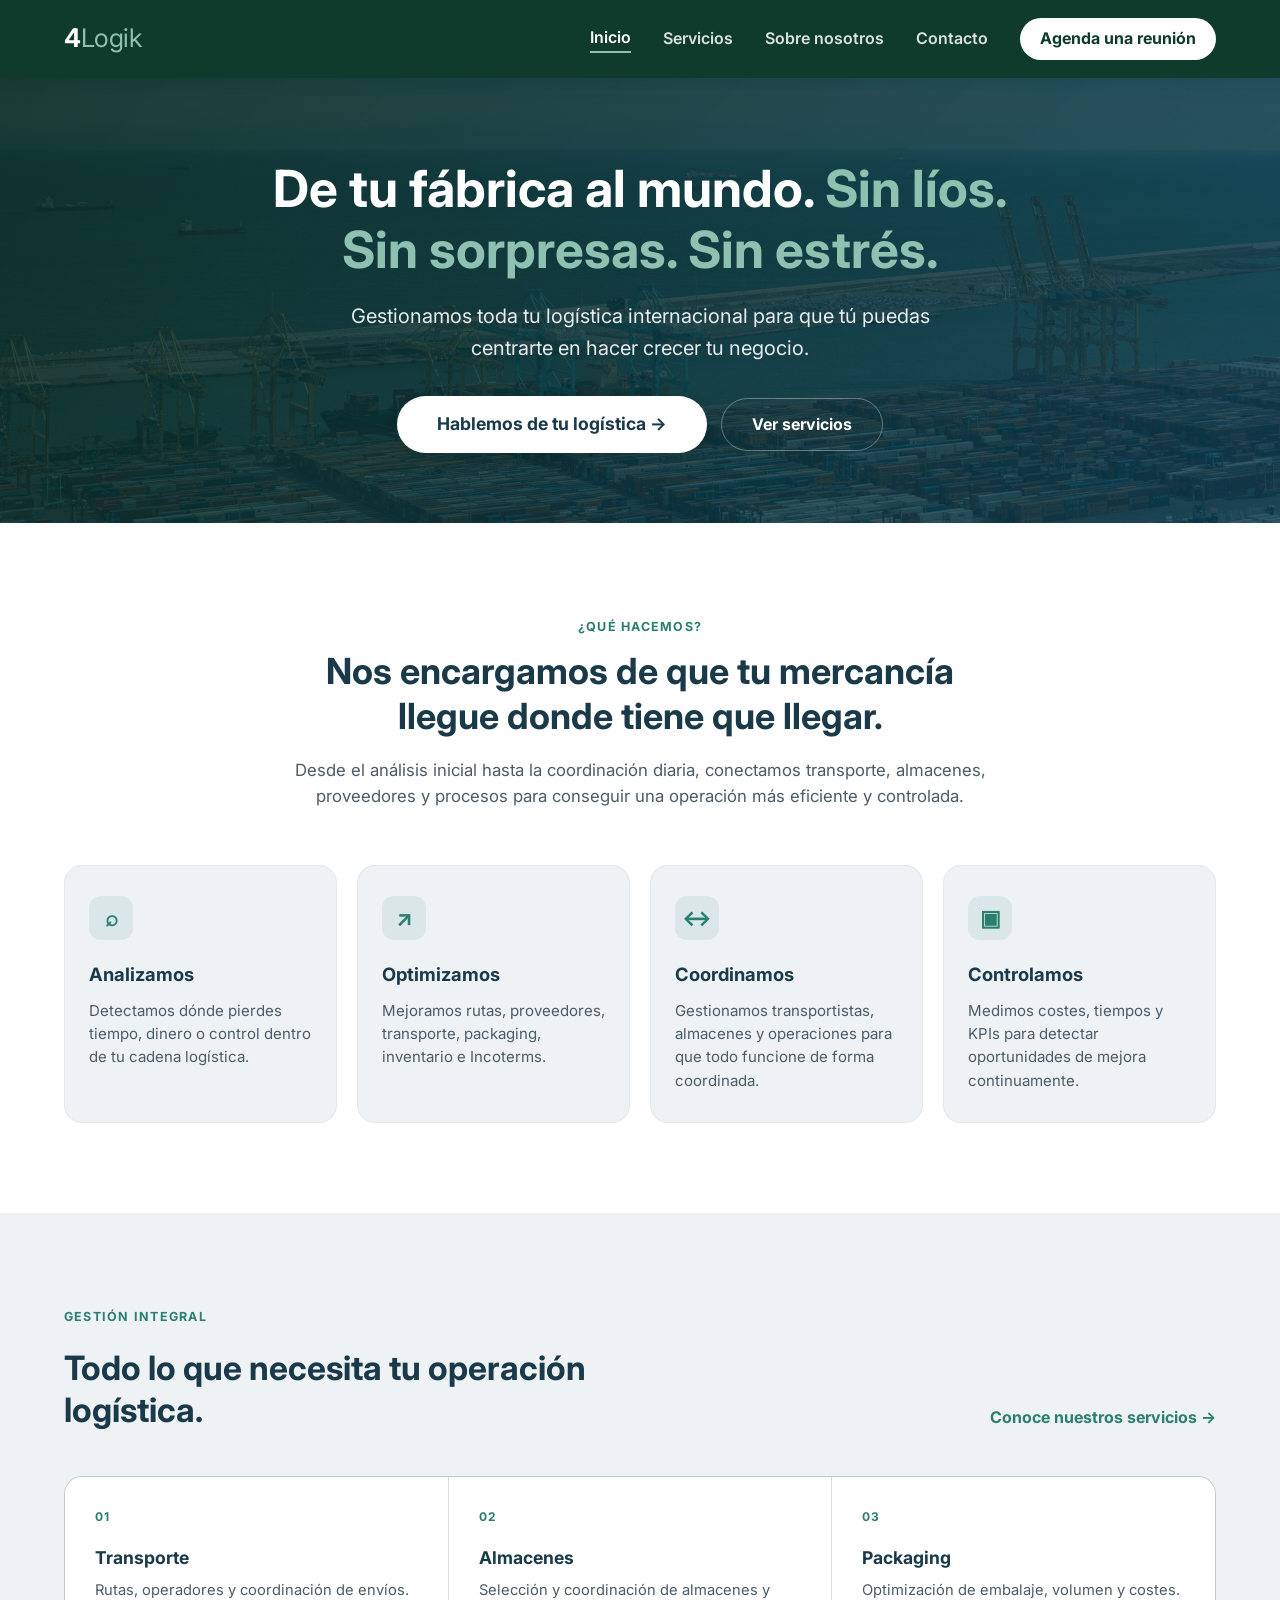
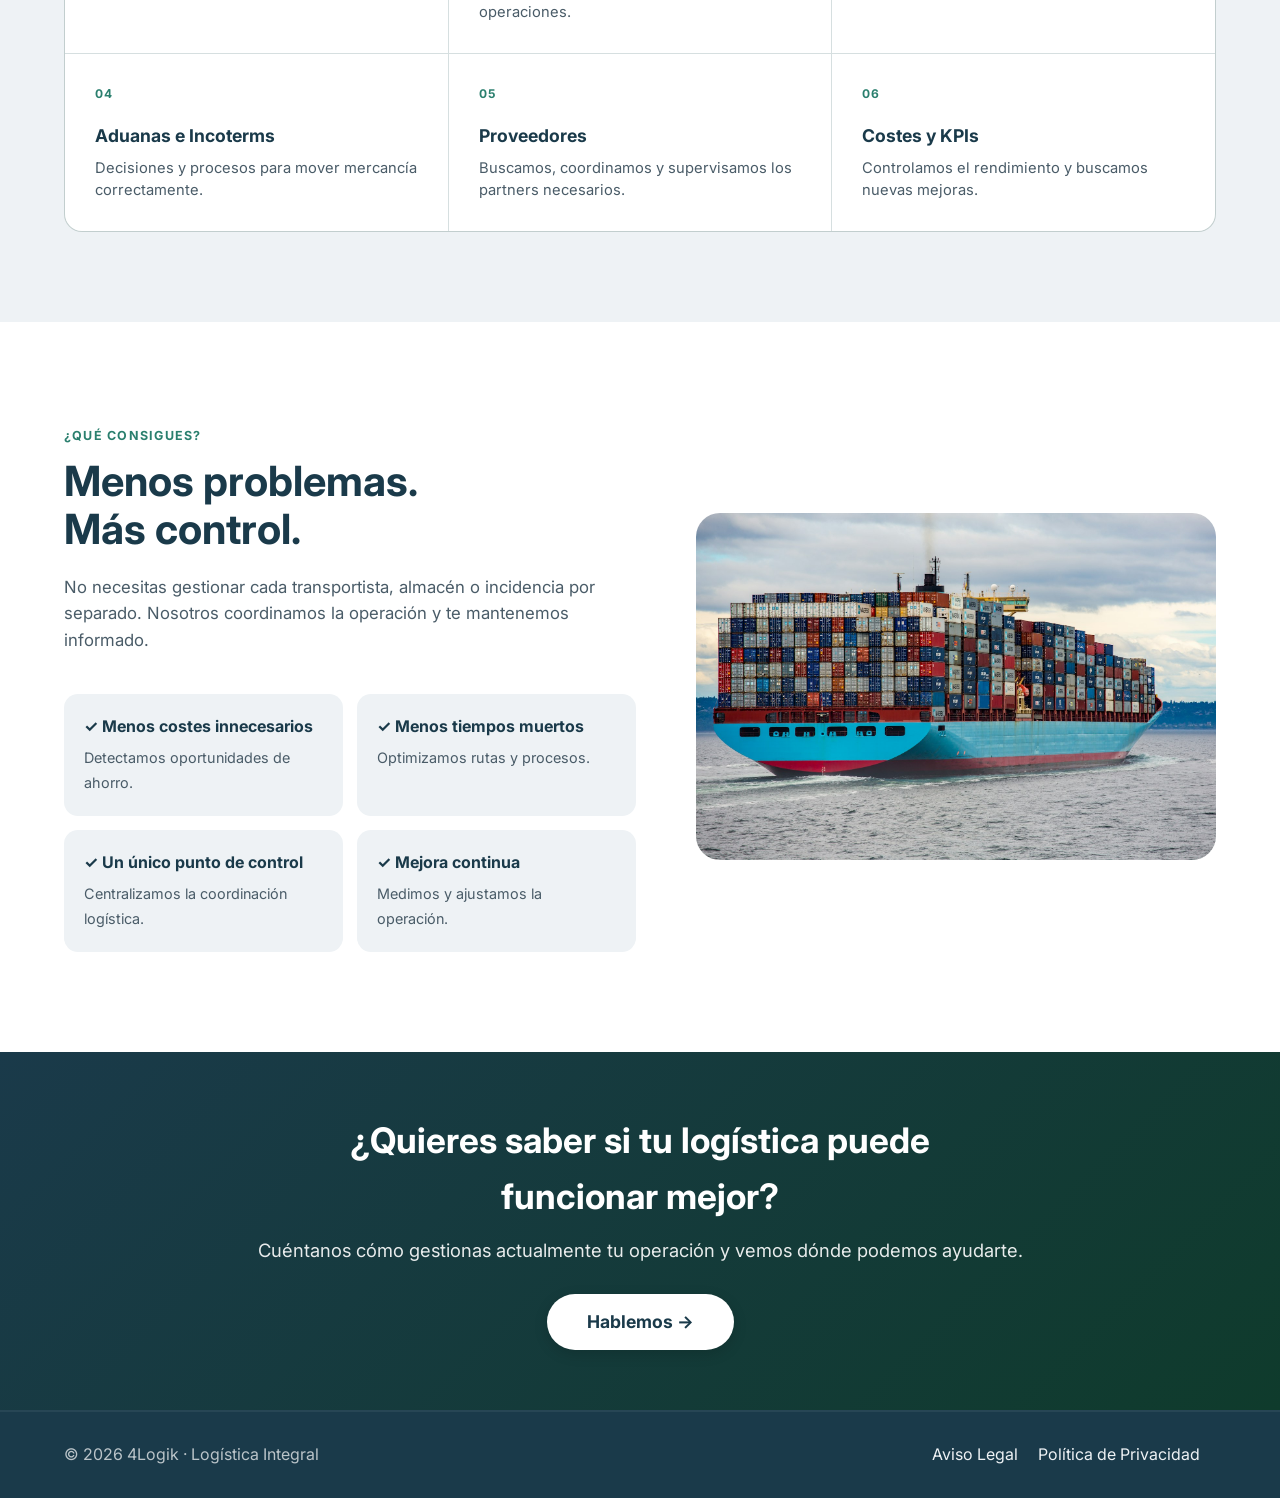
<file: index.html>
<!DOCTYPE html>
<html lang="es">
<head>
    <meta charset="UTF-8" />
    <meta name="viewport" content="width=device-width, initial-scale=1.0" />

    <title>4Logik - Logística Integral | Inicio</title>

    <meta name="description" content="4Logik gestiona y optimiza tu logística internacional: transporte, almacenes, packaging, aduanas, Incoterms, proveedores y control de costes." />

    <link href="https://fonts.googleapis.com/css2?family=Inter:opsz,wght@14..32,400;14..32,600;14..32,700&display=swap" rel="stylesheet" />
    <link rel="stylesheet" href="css/style.css" />
</head>

<body>

<header>
    <div class="container">
        <div class="logo">4<span>Logik</span></div>

        <nav>
            <a href="index.html" class="active">Inicio</a>
            <a href="servicios.html">Servicios</a>
            <a href="about.html">Sobre nosotros</a>
            <a href="contact.html">Contacto</a>
            <a href="https://calendar.app.google/HGpNspjjP2chgkkp9" class="btn-cta-header" target="_blank" rel="noopener">Agenda una reunión</a>
        </nav>

        <button class="menu-toggle" aria-label="Abrir menú">
            <span></span>
            <span></span>
            <span></span>
        </button>
    </div>
</header>


<!-- HERO -->
<section class="hero">
    <div class="container">
        <h1>
            De tu fábrica al mundo. <span>Sin líos. Sin sorpresas. Sin estrés.</span>
        </h1>

        <p>
            Gestionamos toda tu logística internacional
            para que tú puedas centrarte en hacer crecer tu negocio.
        </p>

        <div class="hero-buttons">
            <a href="https://calendar.app.google/HGpNspjjP2chgkkp9" class="btn-hero" target="_blank" rel="noopener">
                Hablemos de tu logística →
            </a>

            <a href="servicios.html" class="btn-hero-secondary">
                Ver servicios
            </a>
        </div>

    </div>
</section>


<!-- PROPUESTA DE VALOR -->
<section class="home-propuesta">
    <div class="container">

        <div class="section-intro">
            <span class="eyebrow">¿QUÉ HACEMOS?</span>

            <h2>
                Nos encargamos de que tu mercancía
                llegue donde tiene que llegar.
            </h2>

            <p>
                Desde el análisis inicial hasta la coordinación diaria,
                conectamos transporte, almacenes, proveedores y procesos
                para conseguir una operación más eficiente y controlada.
            </p>
        </div>


        <div class="grid-propuesta">

            <div class="card-propuesta">
                <div class="propuesta-icon">⌕</div>

                <h3>Analizamos</h3>

                <p>
                    Detectamos dónde pierdes tiempo, dinero o control
                    dentro de tu cadena logística.
                </p>
            </div>


            <div class="card-propuesta">
                <div class="propuesta-icon">↗</div>

                <h3>Optimizamos</h3>

                <p>
                    Mejoramos rutas, proveedores, transporte, packaging,
                    inventario e Incoterms.
                </p>
            </div>


            <div class="card-propuesta">
                <div class="propuesta-icon">↔</div>

                <h3>Coordinamos</h3>

                <p>
                    Gestionamos transportistas, almacenes y operaciones
                    para que todo funcione de forma coordinada.
                </p>
            </div>


            <div class="card-propuesta">
                <div class="propuesta-icon">▣</div>

                <h3>Controlamos</h3>

                <p>
                    Medimos costes, tiempos y KPIs para detectar
                    oportunidades de mejora continuamente.
                </p>
            </div>

        </div>

    </div>
</section>


<!-- ÁREAS -->
<section class="home-areas">

    <div class="container">

        <div class="areas-heading">
            <div>
                <span class="eyebrow">GESTIÓN INTEGRAL</span>

                <h2>
                    Todo lo que necesita tu operación logística.
                </h2>
            </div>

            <a href="servicios.html" class="link-servicios">
                Conoce nuestros servicios →
            </a>
        </div>


        <div class="areas-grid">

            <div class="area-item">
                <span>01</span>
                <h3>Transporte</h3>
                <p>Rutas, operadores y coordinación de envíos.</p>
            </div>

            <div class="area-item">
                <span>02</span>
                <h3>Almacenes</h3>
                <p>Selección y coordinación de almacenes y operaciones.</p>
            </div>

            <div class="area-item">
                <span>03</span>
                <h3>Packaging</h3>
                <p>Optimización de embalaje, volumen y costes.</p>
            </div>

            <div class="area-item">
                <span>04</span>
                <h3>Aduanas e Incoterms</h3>
                <p>Decisiones y procesos para mover mercancía correctamente.</p>
            </div>

            <div class="area-item">
                <span>05</span>
                <h3>Proveedores</h3>
                <p>Buscamos, coordinamos y supervisamos los partners necesarios.</p>
            </div>

            <div class="area-item">
                <span>06</span>
                <h3>Costes y KPIs</h3>
                <p>Controlamos el rendimiento y buscamos nuevas mejoras.</p>
            </div>

        </div>

    </div>

</section>


<!-- BENEFICIO -->
<section class="home-beneficio">

    <div class="container">

        <div class="grid-beneficio">

            <div class="beneficio-content">

                <span class="eyebrow">¿QUÉ CONSIGUES?</span>

                <h2>
                    Menos problemas.<br>
                    Más control.
                </h2>

                <p>
                    No necesitas gestionar cada transportista, almacén o
                    incidencia por separado. Nosotros coordinamos la operación
                    y te mantenemos informado.
                </p>

                <div class="beneficios-list">

                    <div>
                        <strong>✓ Menos costes innecesarios</strong>
                        <span>Detectamos oportunidades de ahorro.</span>
                    </div>

                    <div>
                        <strong>✓ Menos tiempos muertos</strong>
                        <span>Optimizamos rutas y procesos.</span>
                    </div>

                    <div>
                        <strong>✓ Un único punto de control</strong>
                        <span>Centralizamos la coordinación logística.</span>
                    </div>

                    <div>
                        <strong>✓ Mejora continua</strong>
                        <span>Medimos y ajustamos la operación.</span>
                    </div>

                </div>

            </div>

            <div class="img-placeholder">
                <img src="img/hero-buque.jpg" alt="Buque portacontenedores navegando con carga internacional" loading="lazy" />
            </div>

        </div>

    </div>

</section>


<!-- CTA -->
<section class="cta-final">

    <div class="container">

        <h2>¿Quieres saber si tu logística puede funcionar mejor?</h2>

        <p>
            Cuéntanos cómo gestionas actualmente tu operación
            y vemos dónde podemos ayudarte.
        </p>

        <a href="contact.html" class="btn-hero">
            Hablemos →
        </a>

    </div>

</section>


<footer>
    <div class="container">
        <span>© 2026 4Logik · Logística Integral</span>

        <span>
            <a href="#" onclick="abrirModalLegal('aviso'); return false;" class="cogton-legal-link">Aviso Legal</a>
            <a href="#" onclick="abrirModalLegal('privacidad'); return false;" class="cogton-legal-link">Política de Privacidad</a>

            <!-- Modal -->
            <div id="cogton-modal-legal" class="cogton-modal-overlay" onclick="cerrarModalLegalOverlay(event)">
                <div class="cogton-modal-content">
                    <button class="cogton-modal-close" onclick="cerrarModalLegal()">&times;</button>
            
                <div class="cogton-modal-tabs">
                    <button id="tab-aviso" class="cogton-modal-tab active" onclick="cambiarTab('aviso')">Aviso Legal</button>
                    <button id="tab-privacidad" class="cogton-modal-tab" onclick="cambiarTab('privacidad')">Política de Privacidad</button>
                </div>
            
                <div id="contenido-aviso" class="cogton-modal-body">
                    <h2>Aviso Legal</h2>
                    <h3>1. Datos del titular</h3>
                    <p>
                        En cumplimiento de la Ley 34/2002, de Servicios de la Sociedad de la Información y de Comercio Electrónico (LSSI), se informa de los siguientes datos:
                    </p>
                    <ul>
                        <li><strong>Titular:</strong> [NOMBRE DE LA EMPRESA]</li>
                        <li><strong>NIF/CIF:</strong> [NIF/CIF]</li>
                        <li><strong>Domicilio:</strong> [DIRECCIÓN COMPLETA]</li>
                        <li><strong>Email de contacto:</strong> [EMAIL]</li>
                        <li><strong>Teléfono:</strong> [TELÉFONO]</li>
                        <li><strong>Inscripción registral:</strong> [DATOS REGISTRO MERCANTIL, si aplica]</li>
                    </ul>
                    <h3>2. Objeto</h3>
                    <p>
                        El presente sitio web (en adelante, "el Sitio") tiene como finalidad ofrecer información sobre los servicios logísticos de [NOMBRE DE LA EMPRESA], así como facilitar el contacto con potenciales clientes.
                    </p>
                    <h3>3. Condiciones de uso</h3>
                    <p>
                        El acceso y uso de este Sitio implica la aceptación de las condiciones aquí establecidas. El usuario se compromete a hacer un uso adecuado del Sitio, absteniéndose de utilizarlo con fines ilícitos o que puedan dañar a terceros.
                    </p>
                    <h3>4. Propiedad intelectual</h3>
                    <p>
                        Todos los contenidos del Sitio (textos, imágenes, logotipos, diseño, código fuente) son propiedad de [NOMBRE DE LA EMPRESA] o de terceros que han autorizado su uso, y están protegidos por la normativa de propiedad intelectual. Queda prohibida su reproducción, distribución o modificación sin autorización previa.
                    </p>
                    <h3>5. Exclusión de responsabilidad</h3>
                    <p>
                        [NOMBRE DE LA EMPRESA] no se responsabiliza de los daños derivados de fallos técnicos, interrupciones del servicio, o del uso indebido del Sitio por parte del usuario.
                    </p>
                    <h3>6. Legislación aplicable</h3>
                    <p>
                        Las presentes condiciones se rigen por la legislación española. Para cualquier controversia, las partes se someten a los juzgados y tribunales de [CIUDAD/PROVINCIA], salvo que la normativa de consumidores establezca otro fuero.
                    </p>
                </div>
            
                <div id="contenido-privacidad" class="cogton-modal-body" style="display:none;">
                    <h2>Política de Privacidad</h2>
                    <h3>1. Responsable del tratamiento</h3>
                    <ul>
                        <li><strong>Responsable:</strong> [NOMBRE DE LA EMPRESA]</li>
                        <li><strong>NIF/CIF:</strong> [NIF/CIF]</li>
                        <li><strong>Dirección:</strong> [DIRECCIÓN COMPLETA]</li>
                        <li><strong>Email de contacto:</strong> [EMAIL]</li>
                    </ul>
                    <h3>2. Finalidad del tratamiento</h3>
                    <p>
                        Los datos personales que nos facilites a través de formularios de contacto, agendar llamadas, o cualquier otro medio del Sitio, serán tratados con las siguientes finalidades:
                    </p>
                    <ul>
                        <li>Gestionar tu solicitud de información o llamada comercial.</li>
                        <li>Enviarte comunicaciones relacionadas con nuestros servicios (si nos autorizas).</li>
                        <li>Cumplir con obligaciones legales.</li>
                    </ul>
                    <h3>3. Legitimación</h3>
                    <p>
                        El tratamiento de tus datos se basa en tu consentimiento, otorgado al rellenar los formularios del Sitio o al solicitar información/servicios.
                    </p>
                    <h3>4. Conservación de los datos</h3>
                    <p>
                        Tus datos se conservarán mientras exista una relación comercial o interés mutuo, y posteriormente durante los plazos legalmente exigidos para atender posibles responsabilidades.
                    </p>
                    <h3>5. Destinatarios</h3>
                    <p>
                        No se cederán datos a terceros, salvo obligación legal o cuando sea necesario para prestar el servicio (por ejemplo, herramientas de agenda como Google Calendar, en cuyo caso dicho proveedor actúa como encargado del tratamiento).
                    </p>
                    <h3>6. Derechos del usuario</h3>
                    <p>
                        Puedes ejercer tus derechos de acceso, rectificación, supresión, oposición, limitación y portabilidad de tus datos, enviando un email a <strong>[EMAIL]</strong>, adjuntando copia de un documento que acredite tu identidad.
                    </p>
                    <h3>7. Cookies</h3>
                    <p>
                        Este Sitio [utiliza / no utiliza] cookies propias y/o de terceros para [finalidad, ej. análisis de tráfico]. Puedes consultar más información en nuestra Política de Cookies [enlace, si existe].
                    </p>
                </div>
              </div>
            </div>
        </span>
    </div>
</footer>

<script src="js/main.js"></script>

</body>
</html>
</file>
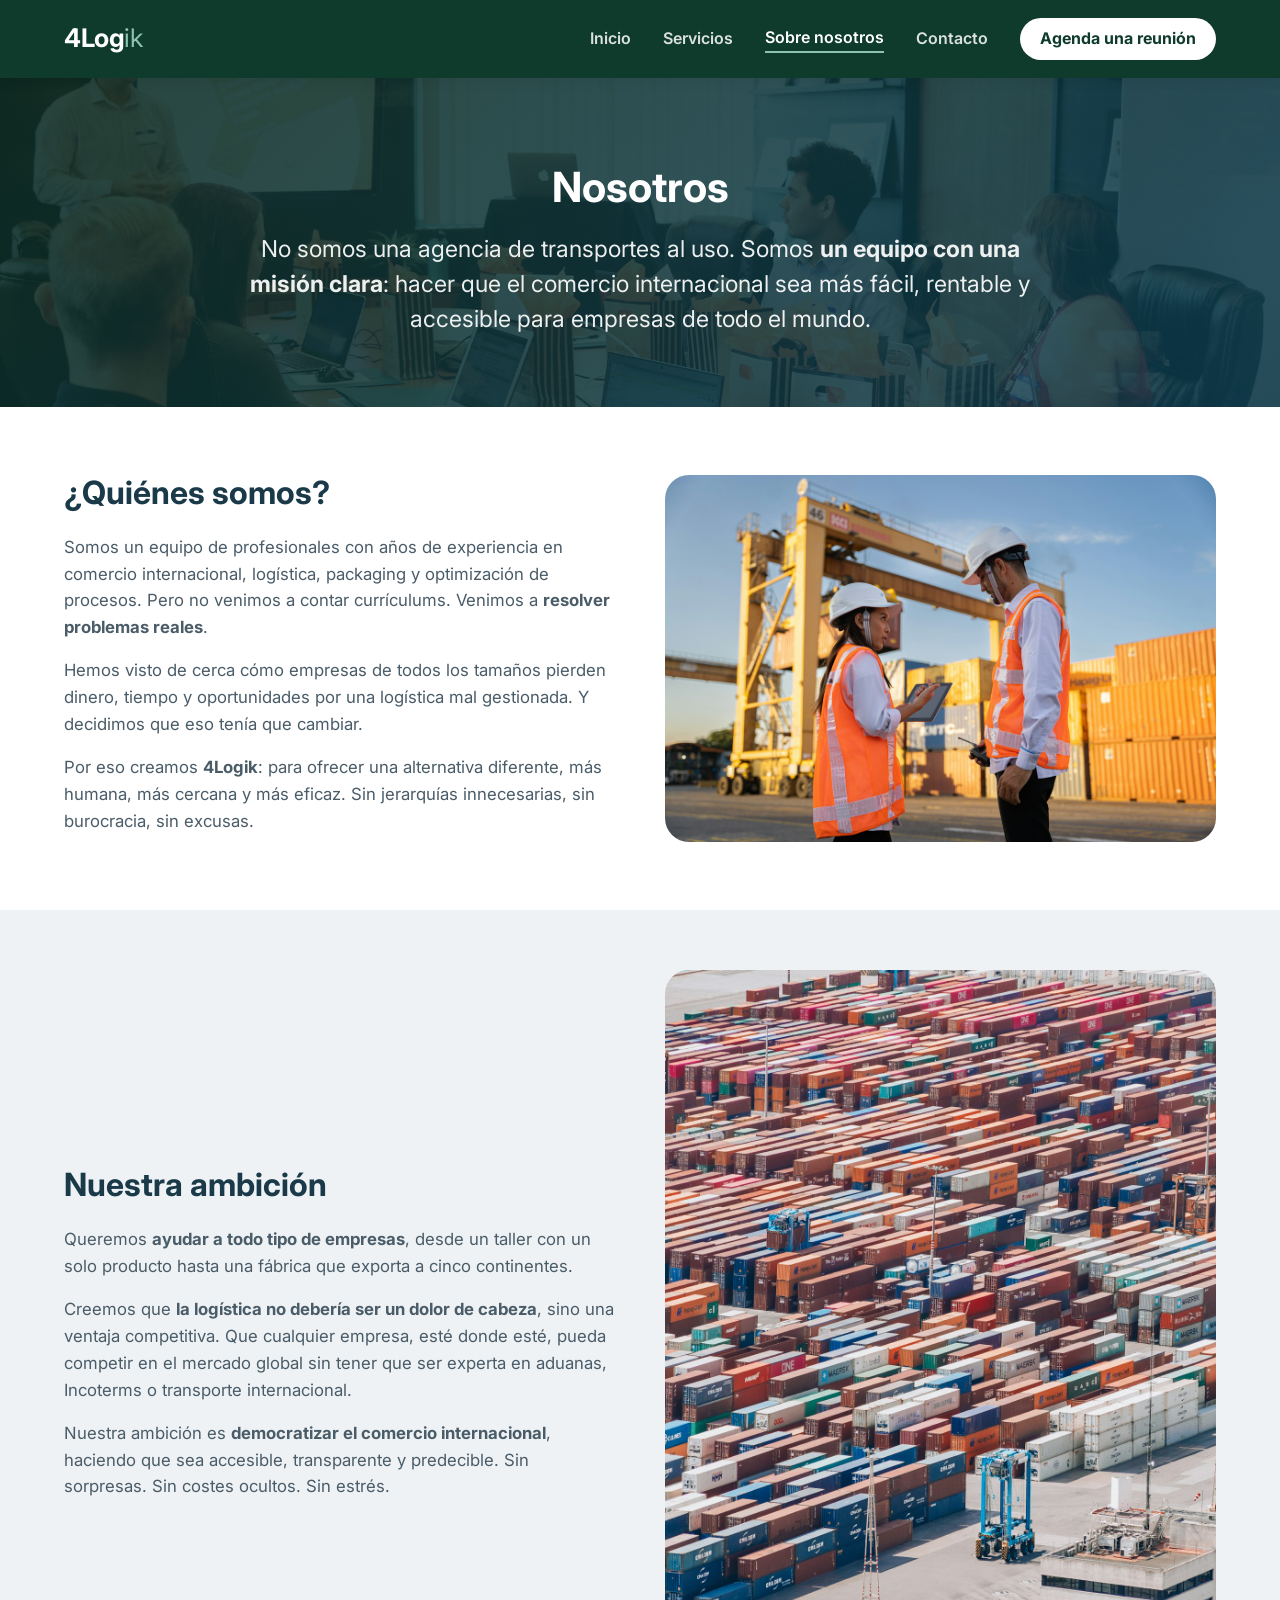
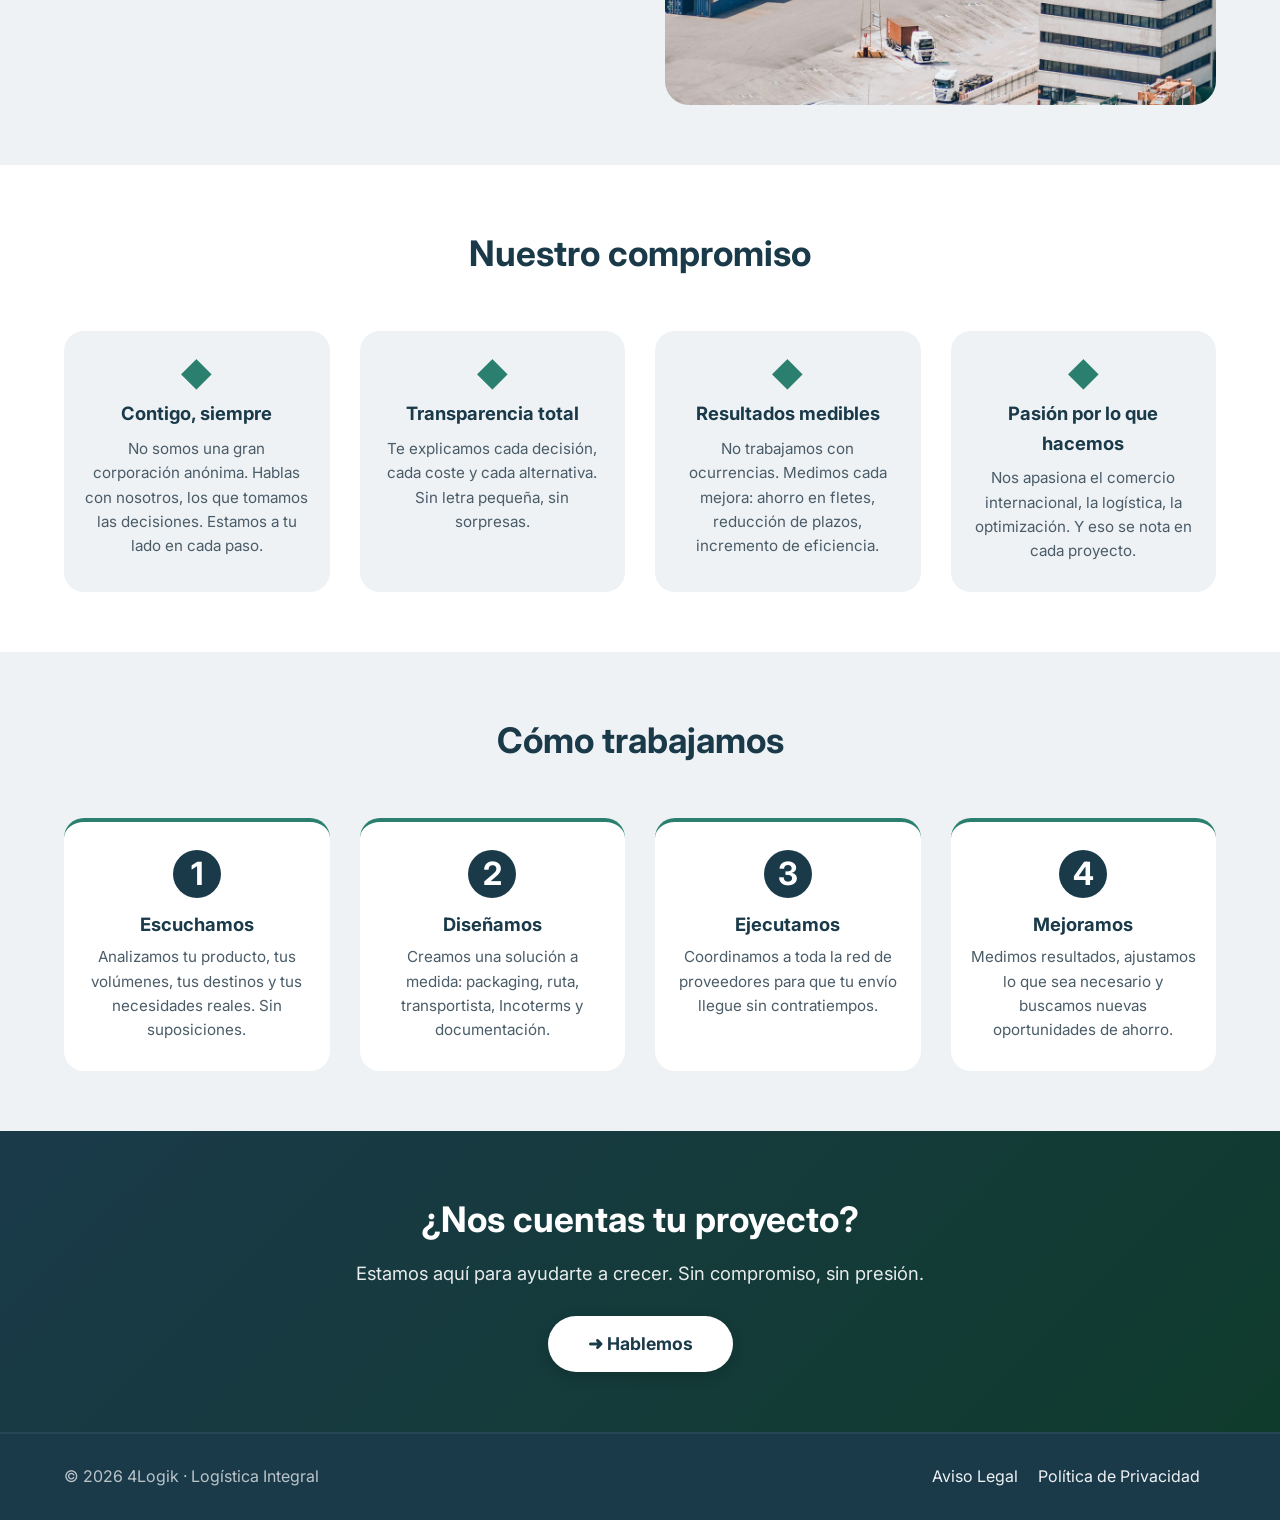
<file: about.html>
<!DOCTYPE html>
<html lang="es">
<head>
    <meta charset="UTF-8" />
    <meta name="viewport" content="width=device-width, initial-scale=1.0" />
    <title>Sobre 4Logik - Nuestra historia y propósito</title>
    <meta name="description" content="Conoce a 4Logik. Somos un equipo con una visión clara: hacer que el comercio internacional sea más fácil, rentable y accesible para empresas de todo el mundo." />
    <link href="https://fonts.googleapis.com/css2?family=Inter:opsz,wght@14..32,400;14..32,600;14..32,700&display=swap" rel="stylesheet" />
    <link rel="stylesheet" href="css/style.css" />
</head>
<body>

    <header>
        <div class="container">
            <div class="logo">4Log<span>ik</span></div>
            <nav>
                <a href="index.html">Inicio</a>
                <a href="servicios.html">Servicios</a>
                <a href="about.html" class="active">Sobre nosotros</a>
                <a href="contact.html">Contacto</a>
                <a href="https://calendar.app.google/HGpNspjjP2chgkkp9" class="btn-cta-header" target="_blank" rel="noopener">Agenda una reunión</a>
            </nav>
            <button class="menu-toggle" aria-label="Abrir menú">
                <span></span><span></span><span></span>
            </button>
        </div>
    </header>

    <!-- ===== INTRO ===== -->
    <section class="page-header page-header-about">
        <div class="container">
            <h1>Nosotros</h1>
            <p>No somos una agencia de transportes al uso. Somos <strong>un equipo con una misión clara</strong>: hacer que el comercio internacional sea más fácil, rentable y accesible para empresas de todo el mundo.</p>
        </div>
    </section>

    <!-- ===== QUIÉNES SOMOS ===== -->
    <section class="quienes-somos">
        <div class="container">
            <div class="grid-quienes">
                <div>
                    <h2>¿Quiénes somos?</h2>
                    <p>Somos un equipo de profesionales con años de experiencia en comercio internacional, logística, packaging y optimización de procesos. Pero no venimos a contar currículums. Venimos a <strong>resolver problemas reales</strong>.</p>
                    <p>Hemos visto de cerca cómo empresas de todos los tamaños pierden dinero, tiempo y oportunidades por una logística mal gestionada. Y decidimos que eso tenía que cambiar.</p>
                    <p>Por eso creamos <strong>4Logik</strong>: para ofrecer una alternativa diferente, más humana, más cercana y más eficaz. Sin jerarquías innecesarias, sin burocracia, sin excusas.</p>
                </div>
                <div class="img-placeholder">
                    <img src="img/equipo-global.jpg" alt="Equipo de logística con visión global" loading="lazy" />
                </div>
            </div>
        </div>
    </section>

    <!-- ===== NUESTRA AMBICIÓN ===== -->
    <section class="nuestra-ambicion">
        <div class="container">
            <div class="grid-ambicion reverse">
                <div class="img-placeholder">
                    <img src="img/sin-fronteras.jpg" alt="Contenedores de carga vistos desde arriba, comercio sin fronteras" loading="lazy" />
                </div>
                <div>
                    <h2>Nuestra ambición</h2>
                    <p>Queremos <strong>ayudar a todo tipo de empresas</strong>, desde un taller con un solo producto hasta una fábrica que exporta a cinco continentes.</p>
                    <p>Creemos que <strong>la logística no debería ser un dolor de cabeza</strong>, sino una ventaja competitiva. Que cualquier empresa, esté donde esté, pueda competir en el mercado global sin tener que ser experta en aduanas, Incoterms o transporte internacional.</p>
                    <p>Nuestra ambición es <strong>democratizar el comercio internacional</strong>, haciendo que sea accesible, transparente y predecible. Sin sorpresas. Sin costes ocultos. Sin estrés.</p>
                </div>
            </div>
        </div>
    </section>

    <!-- ===== NUESTRO COMPROMISO ===== -->
    <section class="compromiso">
        <div class="container">
            <h2>Nuestro compromiso</h2>
            <div class="grid-compromiso">
                <div class="card-compromiso">
                    <span class="simbolo-beneficio">◆</span>
                    <h3>Contigo, siempre</h3>
                    <p>No somos una gran corporación anónima. Hablas con nosotros, los que tomamos las decisiones. Estamos a tu lado en cada paso.</p>
                </div>
                <div class="card-compromiso">
                    <span class="simbolo-beneficio">◆</span>
                    <h3>Transparencia total</h3>
                    <p>Te explicamos cada decisión, cada coste y cada alternativa. Sin letra pequeña, sin sorpresas.</p>
                </div>
                <div class="card-compromiso">
                    <span class="simbolo-beneficio">◆</span>
                    <h3>Resultados medibles</h3>
                    <p>No trabajamos con ocurrencias. Medimos cada mejora: ahorro en fletes, reducción de plazos, incremento de eficiencia.</p>
                </div>
                <div class="card-compromiso">
                    <span class="simbolo-beneficio">◆</span>
                    <h3>Pasión por lo que hacemos</h3>
                    <p>Nos apasiona el comercio internacional, la logística, la optimización. Y eso se nota en cada proyecto.</p>
                </div>
            </div>
        </div>
    </section>

    <!-- ===== CÓMO TRABAJAMOS ===== -->
    <section class="como-trabajamos">
        <div class="container">
            <h2>Cómo trabajamos</h2>
            <div class="grid-trabajo">
                <div class="card-trabajo">
                    <span class="numero-paso">1</span>
                    <h3>Escuchamos</h3>
                    <p>Analizamos tu producto, tus volúmenes, tus destinos y tus necesidades reales. Sin suposiciones.</p>
                </div>
                <div class="card-trabajo">
                    <span class="numero-paso">2</span>
                    <h3>Diseñamos</h3>
                    <p>Creamos una solución a medida: packaging, ruta, transportista, Incoterms y documentación.</p>
                </div>
                <div class="card-trabajo">
                    <span class="numero-paso">3</span>
                    <h3>Ejecutamos</h3>
                    <p>Coordinamos a toda la red de proveedores para que tu envío llegue sin contratiempos.</p>
                </div>
                <div class="card-trabajo">
                    <span class="numero-paso">4</span>
                    <h3>Mejoramos</h3>
                    <p>Medimos resultados, ajustamos lo que sea necesario y buscamos nuevas oportunidades de ahorro.</p>
                </div>
            </div>
        </div>
    </section>

    <!-- ===== CTA FINAL ===== -->
    <section class="cta-final">
        <div class="container">
            <h2>¿Nos cuentas tu proyecto?</h2>
            <p>Estamos aquí para ayudarte a crecer. Sin compromiso, sin presión.</p>
            <a href="contact.html" class="btn-hero">➜ Hablemos</a>
        </div>
    </section>

    <footer>
        <div class="container">
            <span>© 2026 4Logik · Logística Integral</span>
            <span>
                <a href="#" onclick="abrirModalLegal('aviso'); return false;" class="cogton-legal-link">Aviso Legal</a>
                <a href="#" onclick="abrirModalLegal('privacidad'); return false;" class="cogton-legal-link">Política de Privacidad</a>

                <!-- Modal -->
                <div id="cogton-modal-legal" class="cogton-modal-overlay" onclick="cerrarModalLegalOverlay(event)">
                    <div class="cogton-modal-content">
                        <button class="cogton-modal-close" onclick="cerrarModalLegal()">&times;</button>
                    
                    <div class="cogton-modal-tabs">
                        <button id="tab-aviso" class="cogton-modal-tab active" onclick="cambiarTab('aviso')">Aviso Legal</button>
                        <button id="tab-privacidad" class="cogton-modal-tab" onclick="cambiarTab('privacidad')">Política de Privacidad</button>
                    </div>
                
                    <div id="contenido-aviso" class="cogton-modal-body">
                        <h2>Aviso Legal</h2>
                        <h3>1. Datos del titular</h3>
                        <p>
                            En cumplimiento de la Ley 34/2002, de Servicios de la Sociedad de la Información y de Comercio Electrónico (LSSI), se informa de los siguientes datos:
                        </p>
                        <ul>
                            <li><strong>Titular:</strong> [NOMBRE DE LA EMPRESA]</li>
                            <li><strong>NIF/CIF:</strong> [NIF/CIF]</li>
                            <li><strong>Domicilio:</strong> [DIRECCIÓN COMPLETA]</li>
                            <li><strong>Email de contacto:</strong> [EMAIL]</li>
                            <li><strong>Teléfono:</strong> [TELÉFONO]</li>
                            <li><strong>Inscripción registral:</strong> [DATOS REGISTRO MERCANTIL, si aplica]</li>
                        </ul>
                        <h3>2. Objeto</h3>
                        <p>
                            El presente sitio web (en adelante, "el Sitio") tiene como finalidad ofrecer información sobre los servicios logísticos de [NOMBRE DE LA EMPRESA], así como facilitar el contacto con potenciales clientes.
                        </p>
                        <h3>3. Condiciones de uso</h3>
                        <p>
                            El acceso y uso de este Sitio implica la aceptación de las condiciones aquí establecidas. El usuario se compromete a hacer un uso adecuado del Sitio, absteniéndose de utilizarlo con fines ilícitos o que puedan dañar a terceros.
                        </p>
                        <h3>4. Propiedad intelectual</h3>
                        <p>
                            Todos los contenidos del Sitio (textos, imágenes, logotipos, diseño, código fuente) son propiedad de [NOMBRE DE LA EMPRESA] o de terceros que han autorizado su uso, y están protegidos por la normativa de propiedad intelectual. Queda prohibida su reproducción, distribución o modificación sin autorización previa.
                        </p>
                        <h3>5. Exclusión de responsabilidad</h3>
                        <p>
                            [NOMBRE DE LA EMPRESA] no se responsabiliza de los daños derivados de fallos técnicos, interrupciones del servicio, o del uso indebido del Sitio por parte del usuario.
                        </p>
                        <h3>6. Legislación aplicable</h3>
                        <p>
                            Las presentes condiciones se rigen por la legislación española. Para cualquier controversia, las partes se someten a los juzgados y tribunales de [CIUDAD/PROVINCIA], salvo que la normativa de consumidores establezca otro fuero.
                        </p>
                    </div>
                
                    <div id="contenido-privacidad" class="cogton-modal-body" style="display:none;">
                        <h2>Política de Privacidad</h2>
                        <h3>1. Responsable del tratamiento</h3>
                        <ul>
                            <li><strong>Responsable:</strong> [NOMBRE DE LA EMPRESA]</li>
                            <li><strong>NIF/CIF:</strong> [NIF/CIF]</li>
                            <li><strong>Dirección:</strong> [DIRECCIÓN COMPLETA]</li>
                            <li><strong>Email de contacto:</strong> [EMAIL]</li>
                        </ul>
                        <h3>2. Finalidad del tratamiento</h3>
                        <p>
                            Los datos personales que nos facilites a través de formularios de contacto, agendar llamadas, o cualquier otro medio del Sitio, serán tratados con las siguientes finalidades:
                        </p>
                        <ul>
                            <li>Gestionar tu solicitud de información o llamada comercial.</li>
                            <li>Enviarte comunicaciones relacionadas con nuestros servicios (si nos autorizas).</li>
                            <li>Cumplir con obligaciones legales.</li>
                        </ul>
                        <h3>3. Legitimación</h3>
                        <p>
                            El tratamiento de tus datos se basa en tu consentimiento, otorgado al rellenar los formularios del Sitio o al solicitar información/servicios.
                        </p>
                        <h3>4. Conservación de los datos</h3>
                        <p>
                            Tus datos se conservarán mientras exista una relación comercial o interés mutuo, y posteriormente durante los plazos legalmente exigidos para atender posibles responsabilidades.
                        </p>
                        <h3>5. Destinatarios</h3>
                        <p>
                            No se cederán datos a terceros, salvo obligación legal o cuando sea necesario para prestar el servicio (por ejemplo, herramientas de agenda como Google Calendar, en cuyo caso dicho proveedor actúa como encargado del tratamiento).
                        </p>
                        <h3>6. Derechos del usuario</h3>
                        <p>
                            Puedes ejercer tus derechos de acceso, rectificación, supresión, oposición, limitación y portabilidad de tus datos, enviando un email a <strong>[EMAIL]</strong>, adjuntando copia de un documento que acredite tu identidad.
                        </p>
                        <h3>7. Cookies</h3>
                        <p>
                            Este Sitio [utiliza / no utiliza] cookies propias y/o de terceros para [finalidad, ej. análisis de tráfico]. Puedes consultar más información en nuestra Política de Cookies [enlace, si existe].
                        </p>
                    </div>
                  </div>
                </div>
            </span>
        </div>
    </footer>

    <script src="js/main.js"></script>
</body>
</html>
</file>
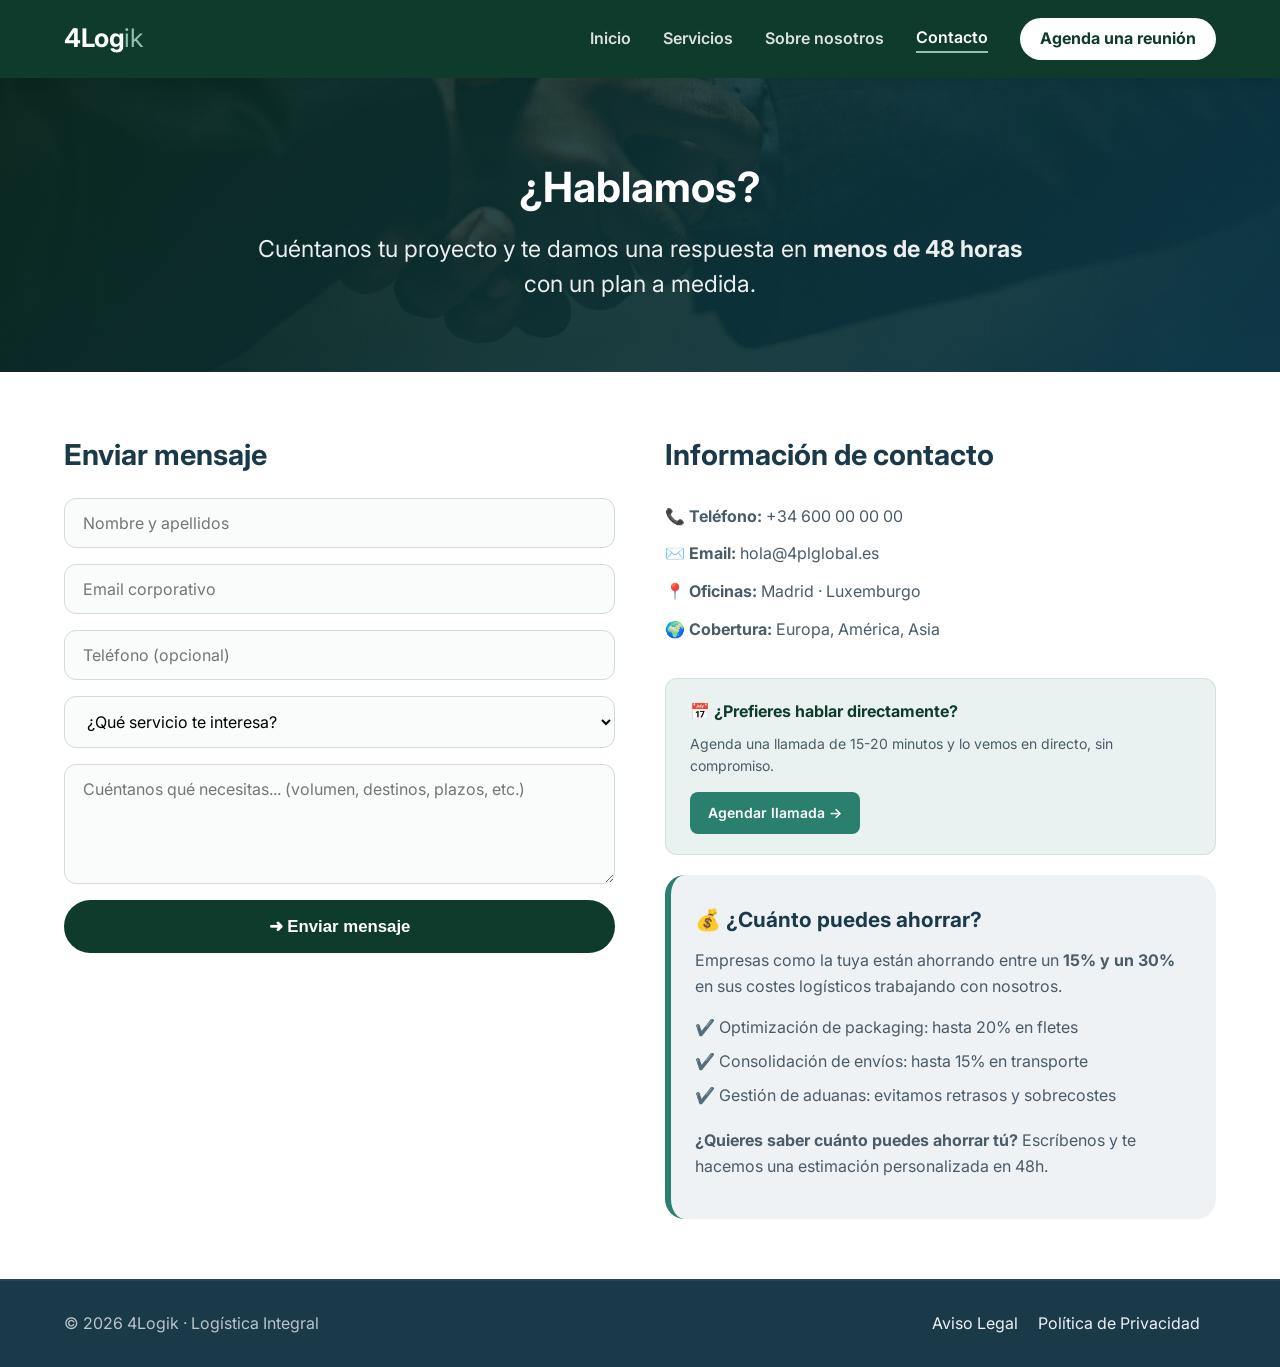
<file: contact.html>
<!DOCTYPE html>
<html lang="es">
<head>
    <meta charset="UTF-8" />
    <meta name="viewport" content="width=device-width, initial-scale=1.0" />
    <title>Contacta con 4Logik - Simplifica tu logística</title>
    <meta name="description" content="Contacta con nosotros y descubre cuánto puedes ahorrar en tu logística internacional. Te damos una respuesta en menos de 48 horas." />
    <link href="https://fonts.googleapis.com/css2?family=Inter:opsz,wght@14..32,400;14..32,600;14..32,700&display=swap" rel="stylesheet" />
    <link rel="stylesheet" href="css/style.css" />
</head>
<body>

    <header>
        <div class="container">
            <div class="logo">4Log<span>ik</span></div>
            <nav>
                <a href="index.html">Inicio</a>
                <a href="servicios.html">Servicios</a>
                <a href="about.html">Sobre nosotros</a>
                <a href="contact.html" class="active">Contacto</a>
                <a href="https://calendar.app.google/HGpNspjjP2chgkkp9" class="btn-cta-header" target="_blank" rel="noopener">Agenda una reunión</a>
            </nav>
            <button class="menu-toggle" aria-label="Abrir menú">
                <span></span><span></span><span></span>
            </button>
        </div>
    </header>

    <section class="page-header page-header-contacto">
        <div class="container">
            <h1>¿Hablamos?</h1>
            <p>Cuéntanos tu proyecto y te damos una respuesta en <strong>menos de 48 horas</strong> con un plan a medida.</p>
        </div>
    </section>

    <!-- ===== CONTACTO + AHORRO ===== -->
    <section class="contact-detalle">
        <div class="container">
            <div class="grid-contact">
                <!-- Formulario -->
                <div>
                    <h2>Enviar mensaje</h2>
                    <form id="contactForm">
                        <input type="text" id="nombre" placeholder="Nombre y apellidos" required />
                        <input type="email" id="email" placeholder="Email corporativo" required />
                        <input type="text" id="telefono" placeholder="Teléfono (opcional)" />
                        <select id="servicioInteres">
                            <option value="">¿Qué servicio te interesa?</option>
                            <option value="packaging">Packaging inteligente</option>
                            <option value="transporte">Gestión de transporte</option>
                            <option value="consultoria">Consultoría logística</option>
                            <option value="integral">Solución integral</option>
                        </select>
                        <textarea id="mensaje" placeholder="Cuéntanos qué necesitas... (volumen, destinos, plazos, etc.)" required></textarea>
                        <button type="submit" class="btn-enviar">➜ Enviar mensaje</button>
                        <div id="formFeedback" class="form-feedback"></div>
                    </form>
                </div>

                <!-- Info + Ahorro estimado -->
                <div>
                    <h2>Información de contacto</h2>
                    <div class="info-contacto">
                        <p><strong>📞 Teléfono:</strong> +34 600 00 00 00</p>
                        <p><strong>✉️ Email:</strong> hola@4plglobal.es</p>
                        <p><strong>📍 Oficinas:</strong> Madrid · Luxemburgo</p>
                        <p><strong>🌍 Cobertura:</strong> Europa, América, Asia</p>
                    </div>

                    <div class="agenda-llamada">
                        <h3>📅 ¿Prefieres hablar directamente?</h3>
                        <p>Agenda una llamada de 15-20 minutos y lo vemos en directo, sin compromiso.</p>
                        <a href="https://calendar.app.google/HGpNspjjP2chgkkp9" target="_blank" rel="noopener noreferrer" class="btn-agendar">
                            Agendar llamada &rarr;
                        </a>
                    </div>

                    <div class="ahorro-estimado">
                        <h3>💰 ¿Cuánto puedes ahorrar?</h3>
                        <p>Empresas como la tuya están ahorrando entre un <strong>15% y un 30%</strong> en sus costes logísticos trabajando con nosotros.</p>
                        <ul>
                            <li>✔️ Optimización de packaging: hasta 20% en fletes</li>
                            <li>✔️ Consolidación de envíos: hasta 15% en transporte</li>
                            <li>✔️ Gestión de aduanas: evitamos retrasos y sobrecostes</li>
                        </ul>
                        <p style="margin-top:16px;"><strong>¿Quieres saber cuánto puedes ahorrar tú?</strong> Escríbenos y te hacemos una estimación personalizada en 48h.</p>
                    </div>
                </div>
            </div>
        </div>
    </section>

    <footer>
        <div class="container">
            <span>© 2026 4Logik · Logística Integral</span>
            <span>
                <a href="#" onclick="abrirModalLegal('aviso'); return false;" class="cogton-legal-link">Aviso Legal</a>
                <a href="#" onclick="abrirModalLegal('privacidad'); return false;" class="cogton-legal-link">Política de Privacidad</a>

                <!-- Modal -->
                <div id="cogton-modal-legal" class="cogton-modal-overlay" onclick="cerrarModalLegalOverlay(event)">
                    <div class="cogton-modal-content">
                        <button class="cogton-modal-close" onclick="cerrarModalLegal()">&times;</button>
                    
                    <div class="cogton-modal-tabs">
                        <button id="tab-aviso" class="cogton-modal-tab active" onclick="cambiarTab('aviso')">Aviso Legal</button>
                        <button id="tab-privacidad" class="cogton-modal-tab" onclick="cambiarTab('privacidad')">Política de Privacidad</button>
                    </div>
                
                    <div id="contenido-aviso" class="cogton-modal-body">
                        <h2>Aviso Legal</h2>
                        <h3>1. Datos del titular</h3>
                        <p>
                            En cumplimiento de la Ley 34/2002, de Servicios de la Sociedad de la Información y de Comercio Electrónico (LSSI), se informa de los siguientes datos:
                        </p>
                        <ul>
                            <li><strong>Titular:</strong> [NOMBRE DE LA EMPRESA]</li>
                            <li><strong>NIF/CIF:</strong> [NIF/CIF]</li>
                            <li><strong>Domicilio:</strong> [DIRECCIÓN COMPLETA]</li>
                            <li><strong>Email de contacto:</strong> [EMAIL]</li>
                            <li><strong>Teléfono:</strong> [TELÉFONO]</li>
                            <li><strong>Inscripción registral:</strong> [DATOS REGISTRO MERCANTIL, si aplica]</li>
                        </ul>
                        <h3>2. Objeto</h3>
                        <p>
                            El presente sitio web (en adelante, "el Sitio") tiene como finalidad ofrecer información sobre los servicios logísticos de [NOMBRE DE LA EMPRESA], así como facilitar el contacto con potenciales clientes.
                        </p>
                        <h3>3. Condiciones de uso</h3>
                        <p>
                            El acceso y uso de este Sitio implica la aceptación de las condiciones aquí establecidas. El usuario se compromete a hacer un uso adecuado del Sitio, absteniéndose de utilizarlo con fines ilícitos o que puedan dañar a terceros.
                        </p>
                        <h3>4. Propiedad intelectual</h3>
                        <p>
                            Todos los contenidos del Sitio (textos, imágenes, logotipos, diseño, código fuente) son propiedad de [NOMBRE DE LA EMPRESA] o de terceros que han autorizado su uso, y están protegidos por la normativa de propiedad intelectual. Queda prohibida su reproducción, distribución o modificación sin autorización previa.
                        </p>
                        <h3>5. Exclusión de responsabilidad</h3>
                        <p>
                            [NOMBRE DE LA EMPRESA] no se responsabiliza de los daños derivados de fallos técnicos, interrupciones del servicio, o del uso indebido del Sitio por parte del usuario.
                        </p>
                        <h3>6. Legislación aplicable</h3>
                        <p>
                            Las presentes condiciones se rigen por la legislación española. Para cualquier controversia, las partes se someten a los juzgados y tribunales de [CIUDAD/PROVINCIA], salvo que la normativa de consumidores establezca otro fuero.
                        </p>
                    </div>
                
                    <div id="contenido-privacidad" class="cogton-modal-body" style="display:none;">
                        <h2>Política de Privacidad</h2>
                        <h3>1. Responsable del tratamiento</h3>
                        <ul>
                            <li><strong>Responsable:</strong> [NOMBRE DE LA EMPRESA]</li>
                            <li><strong>NIF/CIF:</strong> [NIF/CIF]</li>
                            <li><strong>Dirección:</strong> [DIRECCIÓN COMPLETA]</li>
                            <li><strong>Email de contacto:</strong> [EMAIL]</li>
                        </ul>
                        <h3>2. Finalidad del tratamiento</h3>
                        <p>
                            Los datos personales que nos facilites a través de formularios de contacto, agendar llamadas, o cualquier otro medio del Sitio, serán tratados con las siguientes finalidades:
                        </p>
                        <ul>
                            <li>Gestionar tu solicitud de información o llamada comercial.</li>
                            <li>Enviarte comunicaciones relacionadas con nuestros servicios (si nos autorizas).</li>
                            <li>Cumplir con obligaciones legales.</li>
                        </ul>
                        <h3>3. Legitimación</h3>
                        <p>
                            El tratamiento de tus datos se basa en tu consentimiento, otorgado al rellenar los formularios del Sitio o al solicitar información/servicios.
                        </p>
                        <h3>4. Conservación de los datos</h3>
                        <p>
                            Tus datos se conservarán mientras exista una relación comercial o interés mutuo, y posteriormente durante los plazos legalmente exigidos para atender posibles responsabilidades.
                        </p>
                        <h3>5. Destinatarios</h3>
                        <p>
                            No se cederán datos a terceros, salvo obligación legal o cuando sea necesario para prestar el servicio (por ejemplo, herramientas de agenda como Google Calendar, en cuyo caso dicho proveedor actúa como encargado del tratamiento).
                        </p>
                        <h3>6. Derechos del usuario</h3>
                        <p>
                            Puedes ejercer tus derechos de acceso, rectificación, supresión, oposición, limitación y portabilidad de tus datos, enviando un email a <strong>[EMAIL]</strong>, adjuntando copia de un documento que acredite tu identidad.
                        </p>
                        <h3>7. Cookies</h3>
                        <p>
                            Este Sitio [utiliza / no utiliza] cookies propias y/o de terceros para [finalidad, ej. análisis de tráfico]. Puedes consultar más información en nuestra Política de Cookies [enlace, si existe].
                        </p>
                    </div>
                  </div>
                </div>
            </span>
        </div>
    </footer>

    <script src="js/main.js"></script>
</body>
</html>
</file>
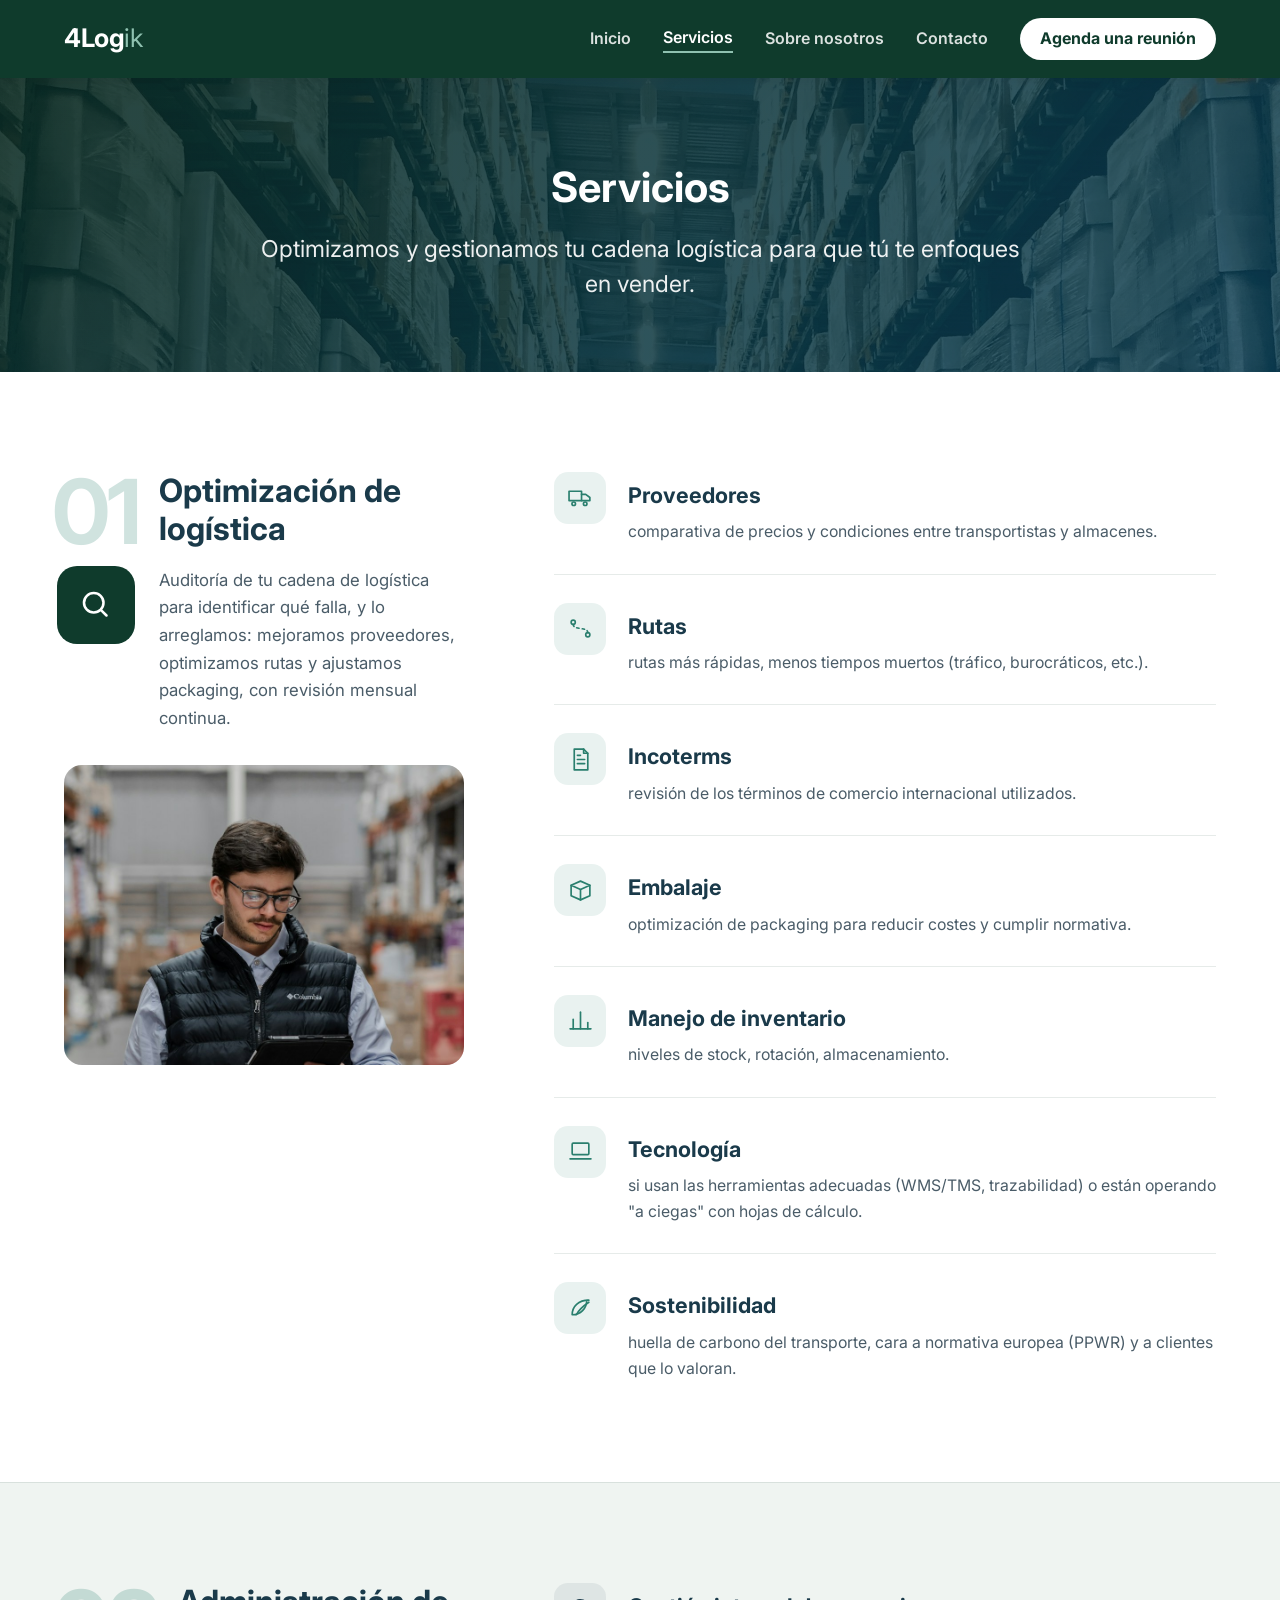
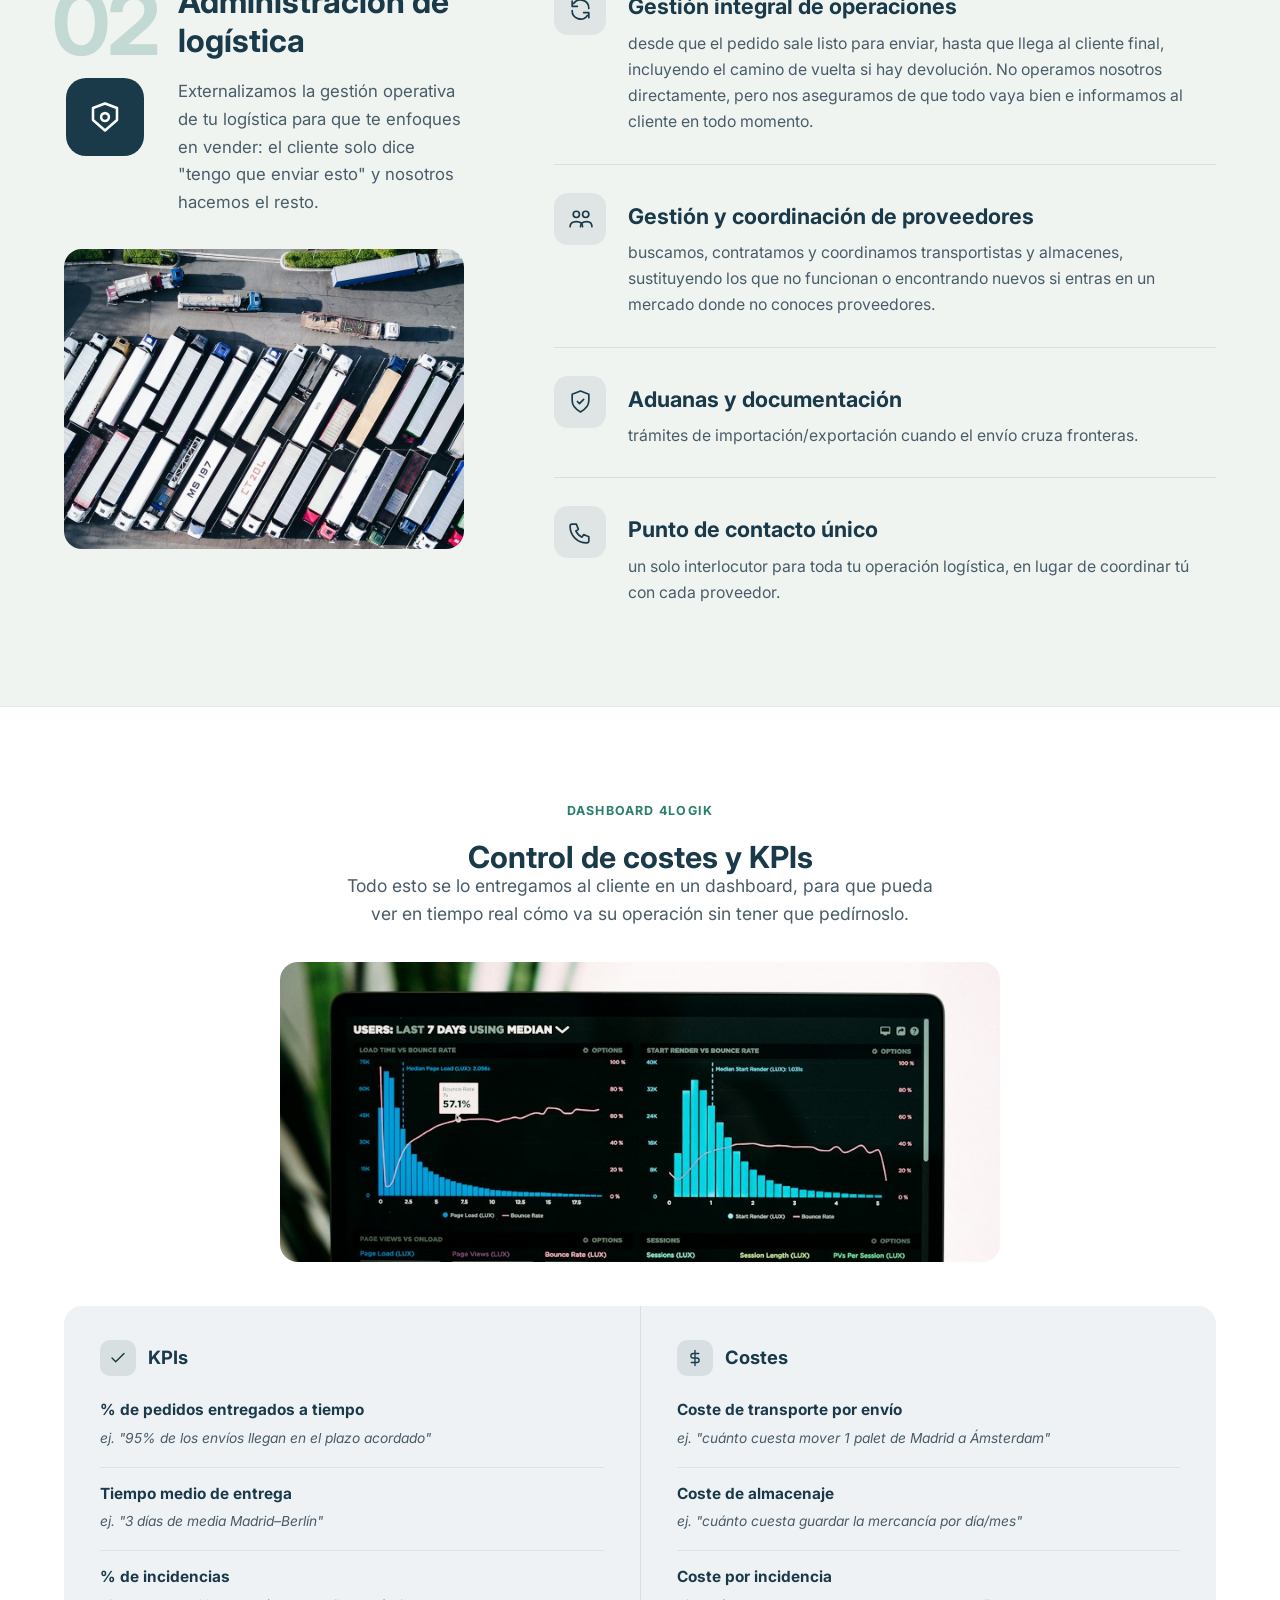
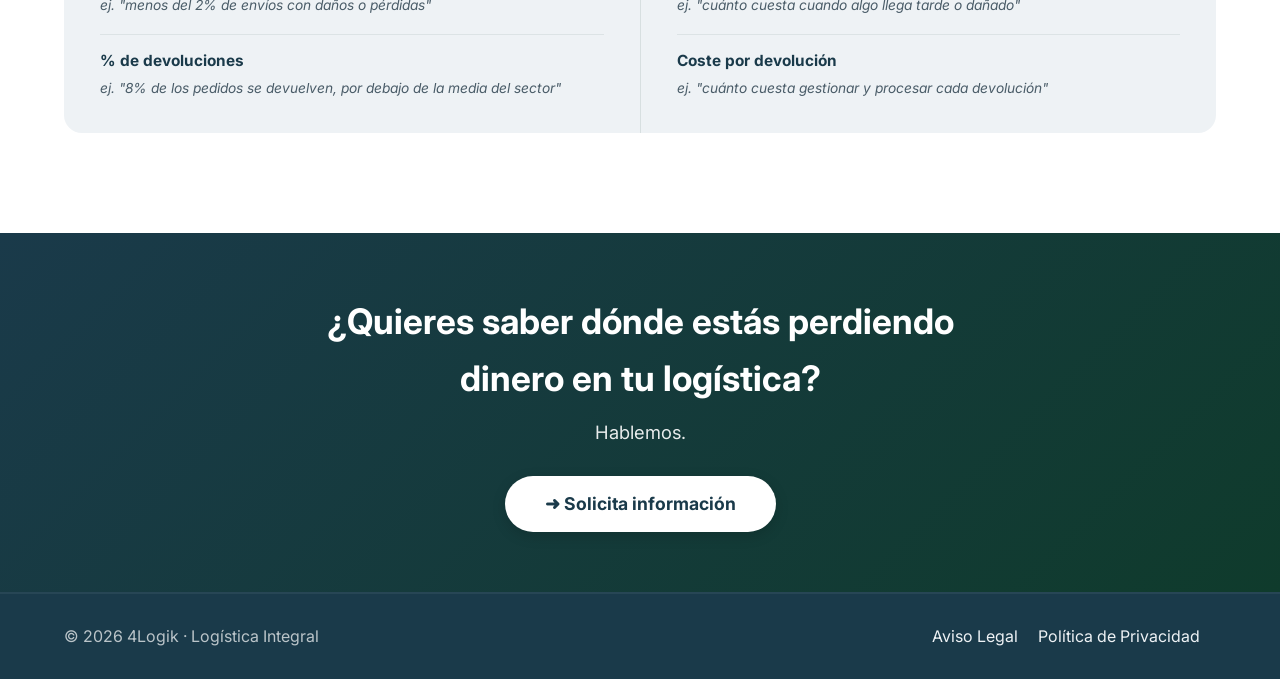
<file: servicios.html>
<!DOCTYPE html>
<html lang="es">
<head>
    <meta charset="UTF-8" />
    <meta name="viewport" content="width=device-width, initial-scale=1.0" />
    <title>Servicios de 4Logik - Optimización y administración logística</title>
    <meta name="description" content="Optimizamos y gestionamos tu cadena logística: proveedores, rutas, incoterms, packaging, inventario, tecnología y sostenibilidad. Tú te enfocas en vender." />
    <link href="https://fonts.googleapis.com/css2?family=Inter:opsz,wght@14..32,400;14..32,600;14..32,700&display=swap" rel="stylesheet" />
    <link rel="stylesheet" href="css/style.css" />
</head>
<body>

    <header>
        <div class="container">
            <div class="logo">4Log<span>ik</span></div>
            <nav>
                <a href="index.html">Inicio</a>
                <a href="servicios.html" class="active">Servicios</a>
                <a href="about.html">Sobre nosotros</a>
                <a href="contact.html">Contacto</a>
                <a href="https://calendar.app.google/HGpNspjjP2chgkkp9" class="btn-cta-header" target="_blank" rel="noopener">Agenda una reunión</a>
            </nav>
            <button class="menu-toggle" aria-label="Abrir menú">
                <span></span><span></span><span></span>
            </button>
        </div>
    </header>

    <!-- ===== HERO ===== -->
    <section class="page-header page-header-servicios">
        <div class="container">
            <h1>Servicios</h1>
            <p>Optimizamos y gestionamos tu cadena logística para que tú te enfoques en vender.</p>
        </div>
    </section>

    <!-- ===== SERVICIO 1: OPTIMIZACIÓN DE LOGÍSTICA ===== -->
    <section class="servicio-seccion servicio-1">
        <div class="container">
            <div class="servicio-layout">
                <div class="servicio-rail">
                    <div class="servicio-cabecera">
                        <div class="servicio-marker">
                            <span class="servicio-numero">01</span>
                            <span class="servicio-icono-badge">
                                <svg viewBox="0 0 24 24" fill="none" stroke="currentColor" stroke-width="1.7" stroke-linecap="round" stroke-linejoin="round"><circle cx="10.5" cy="10.5" r="6.5"/><line x1="19" y1="19" x2="15.2" y2="15.2"/></svg>
                            </span>
                        </div>
                        <div class="servicio-encabezado">
                            <h2>Optimización de logística</h2>
                            <p class="servicio-intro">Auditoría de tu cadena de logística para identificar qué falla, y lo arreglamos: mejoramos proveedores, optimizamos rutas y ajustamos packaging, con revisión mensual continua.</p>
                        </div>
                    </div>
                    <div class="servicio-foto">
                        <img src="img/servicio-optimizacion.jpg" alt="Responsable de almacén revisando inventario con una tablet" loading="lazy" />
                    </div>
                </div>
                <div class="servicio-puntos">
                        <ol class="lista-servicio-grande">
                            <li>
                                <span class="punto-icono">
                                    <svg viewBox="0 0 24 24" fill="none" stroke="currentColor" stroke-width="1.6" stroke-linecap="round" stroke-linejoin="round"><rect x="1" y="6" width="12" height="9"/><path d="M13 9h4l4 3v3h-8"/><circle cx="5.5" cy="18" r="1.7"/><circle cx="16.5" cy="18" r="1.7"/></svg>
                                </span>
                                <div><strong>Proveedores</strong>comparativa de precios y condiciones entre transportistas y almacenes.</div>
                            </li>
                            <li>
                                <span class="punto-icono">
                                    <svg viewBox="0 0 24 24" fill="none" stroke="currentColor" stroke-width="1.6" stroke-linecap="round" stroke-linejoin="round"><circle cx="5" cy="6" r="2"/><circle cx="19" cy="18" r="2"/><path d="M5 8c0 6 14 2 14 8" stroke-dasharray="2.2 3"/></svg>
                                </span>
                                <div><strong>Rutas</strong>rutas más rápidas, menos tiempos muertos (tráfico, burocráticos, etc.).</div>
                            </li>
                            <li>
                                <span class="punto-icono">
                                    <svg viewBox="0 0 24 24" fill="none" stroke="currentColor" stroke-width="1.6" stroke-linecap="round" stroke-linejoin="round"><path d="M6 2h9l4 4v16H6z"/><path d="M15 2v4h4"/><path d="M9 12h7M9 16h7M9 8h3"/></svg>
                                </span>
                                <div><strong>Incoterms</strong>revisión de los términos de comercio internacional utilizados.</div>
                            </li>
                            <li>
                                <span class="punto-icono">
                                    <svg viewBox="0 0 24 24" fill="none" stroke="currentColor" stroke-width="1.6" stroke-linecap="round" stroke-linejoin="round"><path d="M3 7l9-4 9 4-9 4-9-4z"/><path d="M3 7v10l9 4 9-4V7"/><path d="M12 11v10"/></svg>
                                </span>
                                <div><strong>Embalaje</strong>optimización de packaging para reducir costes y cumplir normativa.</div>
                            </li>
                            <li>
                                <span class="punto-icono">
                                    <svg viewBox="0 0 24 24" fill="none" stroke="currentColor" stroke-width="1.6" stroke-linecap="round" stroke-linejoin="round"><line x1="5" y1="20" x2="5" y2="11"/><line x1="12" y1="20" x2="12" y2="4"/><line x1="19" y1="20" x2="19" y2="14"/><line x1="2" y1="20" x2="22" y2="20"/></svg>
                                </span>
                                <div><strong>Manejo de inventario</strong>niveles de stock, rotación, almacenamiento.</div>
                            </li>
                            <li>
                                <span class="punto-icono">
                                    <svg viewBox="0 0 24 24" fill="none" stroke="currentColor" stroke-width="1.6" stroke-linecap="round" stroke-linejoin="round"><rect x="4" y="4" width="16" height="11" rx="1"/><path d="M2 19h20"/></svg>
                                </span>
                                <div><strong>Tecnología</strong>si usan las herramientas adecuadas (WMS/TMS, trazabilidad) o están operando "a ciegas" con hojas de cálculo.</div>
                            </li>
                            <li>
                                <span class="punto-icono">
                                    <svg viewBox="0 0 24 24" fill="none" stroke="currentColor" stroke-width="1.6" stroke-linecap="round" stroke-linejoin="round"><path d="M20 4C10 4 4 10 4 18c8 0 14-6 14-14z"/><path d="M8 18c2-4 6-8 12-12"/></svg>
                                </span>
                                <div><strong>Sostenibilidad</strong>huella de carbono del transporte, cara a normativa europea (PPWR) y a clientes que lo valoran.</div>
                            </li>
                        </ol>
                </div>
            </div>
        </div>
    </section>

    <!-- ===== SERVICIO 2: ADMINISTRACIÓN DE LOGÍSTICA ===== -->
    <section class="servicio-seccion servicio-2">
        <div class="container">
            <div class="servicio-layout">
                <div class="servicio-rail">
                    <div class="servicio-cabecera">
                        <div class="servicio-marker">
                            <span class="servicio-numero">02</span>
                            <span class="servicio-icono-badge">
                                <svg viewBox="0 0 24 24" fill="none" stroke="currentColor" stroke-width="1.7" stroke-linecap="round" stroke-linejoin="round"><polygon points="12 3 20 6 20 14 12 21 4 14 4 6"/><circle cx="12" cy="12" r="2.6"/></svg>
                            </span>
                        </div>
                        <div class="servicio-encabezado">
                            <h2>Administración de logística</h2>
                            <p class="servicio-intro">Externalizamos la gestión operativa de tu logística para que te enfoques en vender: el cliente solo dice "tengo que enviar esto" y nosotros hacemos el resto.</p>
                        </div>
                    </div>
                    <div class="servicio-foto">
                        <img src="img/servicio-administracion.jpg" alt="Flota de camiones de transporte coordinada desde arriba" loading="lazy" />
                    </div>
                </div>
                <div class="servicio-puntos">
                        <ol class="lista-servicio-grande">
                            <li>
                                <span class="punto-icono">
                                    <svg viewBox="0 0 24 24" fill="none" stroke="currentColor" stroke-width="1.6" stroke-linecap="round" stroke-linejoin="round"><path d="M20 11a8 8 0 00-14.6-4.7M4 4v5h5"/><path d="M4 13a8 8 0 0014.6 4.7M20 20v-5h-5"/></svg>
                                </span>
                                <div><strong>Gestión integral de operaciones</strong>desde que el pedido sale listo para enviar, hasta que llega al cliente final, incluyendo el camino de vuelta si hay devolución. No operamos nosotros directamente, pero nos aseguramos de que todo vaya bien e informamos al cliente en todo momento.</div>
                            </li>
                            <li>
                                <span class="punto-icono">
                                    <svg viewBox="0 0 24 24" fill="none" stroke="currentColor" stroke-width="1.6" stroke-linecap="round" stroke-linejoin="round"><circle cx="8" cy="8" r="3"/><circle cx="17" cy="8" r="3"/><path d="M2 20c0-3.3 2.6-5 6-5s6 1.7 6 5"/><path d="M12 20c0-3.3 2.6-5 6-5s5 1.7 5 5"/></svg>
                                </span>
                                <div><strong>Gestión y coordinación de proveedores</strong>buscamos, contratamos y coordinamos transportistas y almacenes, sustituyendo los que no funcionan o encontrando nuevos si entras en un mercado donde no conoces proveedores.</div>
                            </li>
                            <li>
                                <span class="punto-icono">
                                    <svg viewBox="0 0 24 24" fill="none" stroke="currentColor" stroke-width="1.6" stroke-linecap="round" stroke-linejoin="round"><path d="M12 2l8 3v6c0 5-3.5 8.5-8 11-4.5-2.5-8-6-8-11V5z"/><path d="M9 12l2 2 4-4"/></svg>
                                </span>
                                <div><strong>Aduanas y documentación</strong>trámites de importación/exportación cuando el envío cruza fronteras.</div>
                            </li>
                            <li>
                                <span class="punto-icono">
                                    <svg viewBox="0 0 24 24" fill="none" stroke="currentColor" stroke-width="1.6" stroke-linecap="round" stroke-linejoin="round"><path d="M4 4h4l2 5-2.5 1.5a12 12 0 006 6L15 14l5 2v4a2 2 0 01-2 2C9 22 2 15 2 6a2 2 0 012-2z"/></svg>
                                </span>
                                <div><strong>Punto de contacto único</strong>un solo interlocutor para toda tu operación logística, en lugar de coordinar tú con cada proveedor.</div>
                            </li>
                        </ol>
                </div>
            </div>
        </div>
    </section>

    <!-- ===== CONTROL DE COSTES Y KPIS ===== -->
    <section class="control-costes">
        <div class="container">
            <span class="eyebrow">Dashboard 4Logik</span>
            <h2>Control de costes y KPIs</h2>
            <p class="sub-servicios">Todo esto se lo entregamos al cliente en un dashboard, para que pueda ver en tiempo real cómo va su operación sin tener que pedírnoslo.</p>

            <div class="servicio-foto servicio-foto-dashboard">
                <img src="img/servicio-dashboard.jpg" alt="Panel de analítica con gráficas de rendimiento en un portátil" loading="lazy" />
            </div>

            <div class="panel-dashboard">
                <div class="kpi-costes-columna kpi-columna">
                    <div class="kpi-costes-titulo">
                        <span class="kpi-costes-icono">
                            <svg viewBox="0 0 24 24" fill="none" stroke="currentColor" stroke-width="1.8" stroke-linecap="round" stroke-linejoin="round"><path d="M4 12l5 5L20 6"/></svg>
                        </span>
                        <h3>KPIs</h3>
                    </div>
                    <ul class="lista-kpi-costes">
                        <li><strong>% de pedidos entregados a tiempo</strong><span>ej. "95% de los envíos llegan en el plazo acordado"</span></li>
                        <li><strong>Tiempo medio de entrega</strong><span>ej. "3 días de media Madrid–Berlín"</span></li>
                        <li><strong>% de incidencias</strong><span>ej. "menos del 2% de envíos con daños o pérdidas"</span></li>
                        <li><strong>% de devoluciones</strong><span>ej. "8% de los pedidos se devuelven, por debajo de la media del sector"</span></li>
                    </ul>
                </div>
                <div class="kpi-costes-columna costes-columna">
                    <div class="kpi-costes-titulo">
                        <span class="kpi-costes-icono">
                            <svg viewBox="0 0 24 24" fill="none" stroke="currentColor" stroke-width="1.8" stroke-linecap="round" stroke-linejoin="round"><line x1="12" y1="2" x2="12" y2="22"/><path d="M17 6H9.5a3 3 0 000 6h5a3 3 0 010 6H7"/></svg>
                        </span>
                        <h3>Costes</h3>
                    </div>
                    <ul class="lista-kpi-costes">
                        <li><strong>Coste de transporte por envío</strong><span>ej. "cuánto cuesta mover 1 palet de Madrid a Ámsterdam"</span></li>
                        <li><strong>Coste de almacenaje</strong><span>ej. "cuánto cuesta guardar la mercancía por día/mes"</span></li>
                        <li><strong>Coste por incidencia</strong><span>ej. "cuánto cuesta cuando algo llega tarde o dañado"</span></li>
                        <li><strong>Coste por devolución</strong><span>ej. "cuánto cuesta gestionar y procesar cada devolución"</span></li>
                    </ul>
                </div>
            </div>
        </div>
    </section>

    <!-- ===== CTA FINAL ===== -->
    <section class="cta-final">
        <div class="container">
            <h2>¿Quieres saber dónde estás perdiendo dinero en tu logística?</h2>
            <p>Hablemos.</p>
            <a href="contact.html" class="btn-hero">➜ Solicita información</a>
        </div>
    </section>

    <footer>
        <div class="container">
            <span>© 2026 4Logik · Logística Integral</span>
            <span>
                <a href="#" onclick="abrirModalLegal('aviso'); return false;" class="cogton-legal-link">Aviso Legal</a>
                <a href="#" onclick="abrirModalLegal('privacidad'); return false;" class="cogton-legal-link">Política de Privacidad</a>

                <!-- Modal -->
                <div id="cogton-modal-legal" class="cogton-modal-overlay" onclick="cerrarModalLegalOverlay(event)">
                    <div class="cogton-modal-content">
                        <button class="cogton-modal-close" onclick="cerrarModalLegal()">&times;</button>
                    
                    <div class="cogton-modal-tabs">
                        <button id="tab-aviso" class="cogton-modal-tab active" onclick="cambiarTab('aviso')">Aviso Legal</button>
                        <button id="tab-privacidad" class="cogton-modal-tab" onclick="cambiarTab('privacidad')">Política de Privacidad</button>
                    </div>
                
                    <div id="contenido-aviso" class="cogton-modal-body">
                        <h2>Aviso Legal</h2>
                        <h3>1. Datos del titular</h3>
                        <p>
                            En cumplimiento de la Ley 34/2002, de Servicios de la Sociedad de la Información y de Comercio Electrónico (LSSI), se informa de los siguientes datos:
                        </p>
                        <ul>
                            <li><strong>Titular:</strong> [NOMBRE DE LA EMPRESA]</li>
                            <li><strong>NIF/CIF:</strong> [NIF/CIF]</li>
                            <li><strong>Domicilio:</strong> [DIRECCIÓN COMPLETA]</li>
                            <li><strong>Email de contacto:</strong> [EMAIL]</li>
                            <li><strong>Teléfono:</strong> [TELÉFONO]</li>
                            <li><strong>Inscripción registral:</strong> [DATOS REGISTRO MERCANTIL, si aplica]</li>
                        </ul>
                        <h3>2. Objeto</h3>
                        <p>
                            El presente sitio web (en adelante, "el Sitio") tiene como finalidad ofrecer información sobre los servicios logísticos de [NOMBRE DE LA EMPRESA], así como facilitar el contacto con potenciales clientes.
                        </p>
                        <h3>3. Condiciones de uso</h3>
                        <p>
                            El acceso y uso de este Sitio implica la aceptación de las condiciones aquí establecidas. El usuario se compromete a hacer un uso adecuado del Sitio, absteniéndose de utilizarlo con fines ilícitos o que puedan dañar a terceros.
                        </p>
                        <h3>4. Propiedad intelectual</h3>
                        <p>
                            Todos los contenidos del Sitio (textos, imágenes, logotipos, diseño, código fuente) son propiedad de [NOMBRE DE LA EMPRESA] o de terceros que han autorizado su uso, y están protegidos por la normativa de propiedad intelectual. Queda prohibida su reproducción, distribución o modificación sin autorización previa.
                        </p>
                        <h3>5. Exclusión de responsabilidad</h3>
                        <p>
                            [NOMBRE DE LA EMPRESA] no se responsabiliza de los daños derivados de fallos técnicos, interrupciones del servicio, o del uso indebido del Sitio por parte del usuario.
                        </p>
                        <h3>6. Legislación aplicable</h3>
                        <p>
                            Las presentes condiciones se rigen por la legislación española. Para cualquier controversia, las partes se someten a los juzgados y tribunales de [CIUDAD/PROVINCIA], salvo que la normativa de consumidores establezca otro fuero.
                        </p>
                    </div>
                
                    <div id="contenido-privacidad" class="cogton-modal-body" style="display:none;">
                        <h2>Política de Privacidad</h2>
                        <h3>1. Responsable del tratamiento</h3>
                        <ul>
                            <li><strong>Responsable:</strong> [NOMBRE DE LA EMPRESA]</li>
                            <li><strong>NIF/CIF:</strong> [NIF/CIF]</li>
                            <li><strong>Dirección:</strong> [DIRECCIÓN COMPLETA]</li>
                            <li><strong>Email de contacto:</strong> [EMAIL]</li>
                        </ul>
                        <h3>2. Finalidad del tratamiento</h3>
                        <p>
                            Los datos personales que nos facilites a través de formularios de contacto, agendar llamadas, o cualquier otro medio del Sitio, serán tratados con las siguientes finalidades:
                        </p>
                        <ul>
                            <li>Gestionar tu solicitud de información o llamada comercial.</li>
                            <li>Enviarte comunicaciones relacionadas con nuestros servicios (si nos autorizas).</li>
                            <li>Cumplir con obligaciones legales.</li>
                        </ul>
                        <h3>3. Legitimación</h3>
                        <p>
                            El tratamiento de tus datos se basa en tu consentimiento, otorgado al rellenar los formularios del Sitio o al solicitar información/servicios.
                        </p>
                        <h3>4. Conservación de los datos</h3>
                        <p>
                            Tus datos se conservarán mientras exista una relación comercial o interés mutuo, y posteriormente durante los plazos legalmente exigidos para atender posibles responsabilidades.
                        </p>
                        <h3>5. Destinatarios</h3>
                        <p>
                            No se cederán datos a terceros, salvo obligación legal o cuando sea necesario para prestar el servicio (por ejemplo, herramientas de agenda como Google Calendar, en cuyo caso dicho proveedor actúa como encargado del tratamiento).
                        </p>
                        <h3>6. Derechos del usuario</h3>
                        <p>
                            Puedes ejercer tus derechos de acceso, rectificación, supresión, oposición, limitación y portabilidad de tus datos, enviando un email a <strong>[EMAIL]</strong>, adjuntando copia de un documento que acredite tu identidad.
                        </p>
                        <h3>7. Cookies</h3>
                        <p>
                            Este Sitio [utiliza / no utiliza] cookies propias y/o de terceros para [finalidad, ej. análisis de tráfico]. Puedes consultar más información en nuestra Política de Cookies [enlace, si existe].
                        </p>
                    </div>
                  </div>
                </div>
            </span>
        </div>
    </footer>

    <script src="js/main.js"></script>
</body>
</html>
</file>
<file: css/style.css>
/* ===== RESET Y BASE ===== */
* {
    margin: 0;
    padding: 0;
    box-sizing: border-box;
}
body {
    font-family: 'Inter', sans-serif;
    background: #f8fafc;
    color: #0b2b3b;
    line-height: 1.6;
}
.container {
    max-width: 1200px;
    margin: 0 auto;
    padding: 0 24px;
}

/* ===== PALETA DE COLORES ===== */
:root {
    --verde-oscuro: #0f3b2c;
    --azul-profundo: #1a3a4a;
    --blanco: #ffffff;
    --gris-claro: #eef2f5;
    --acento: #2a7f6e;
    --texto-claro: #4a5c68;

    /* Tintes de apoyo */
    --verde-tinte: #eff4f1;
    --azul-tinte: #edf1f4;
    --acento-tinte: rgba(42, 127, 110, 0.10);
    --borde-suave: rgba(15, 59, 44, 0.10);
}

/* ===== HEADER ===== */
header {
    background: var(--verde-oscuro);
    padding: 18px 0;
    position: sticky;
    top: 0;
    z-index: 100;
    box-shadow: 0 2px 12px rgba(0,0,0,0.08);
}
header .container {
    display: flex;
    justify-content: space-between;
    align-items: center;
    flex-wrap: wrap;
}
.logo {
    color: var(--blanco);
    font-size: 1.6rem;
    font-weight: 700;
    letter-spacing: -0.5px;
}
.logo span {
    color: #8fc1b0;
    font-weight: 400;
}
nav {
    display: flex;
    gap: 32px;
    align-items: center;
}
nav a {
    color: rgba(255,255,255,0.85);
    text-decoration: none;
    font-weight: 600;
    font-size: 1rem;
    transition: color 0.2s;
}
nav a:hover,
nav a.active {
    color: var(--blanco);
}
nav a.active {
    border-bottom: 2px solid #8fc1b0;
}
.btn-cta-header {
    background: var(--blanco);
    color: var(--verde-oscuro) !important;
    padding: 8px 20px;
    border-radius: 30px;
    font-weight: 700;
    transition: background 0.2s;
}
.btn-cta-header:hover {
    background: #dce8e3;
}
.btn-cta-header.active {
    border-bottom: none !important;
}

/* Menú hamburguesa */
.menu-toggle {
    display: none;
    flex-direction: column;
    gap: 5px;
    background: none;
    border: none;
    cursor: pointer;
    padding: 4px;
}
.menu-toggle span {
    display: block;
    width: 28px;
    height: 3px;
    background: var(--blanco);
    border-radius: 3px;
    transition: 0.3s;
}

/* ===== HERO (Home) ===== */
.hero {
    background:
        linear-gradient(135deg, rgba(10, 42, 33, 0.88) 0%, rgba(11, 61, 82, 0.82) 100%),
        url("../img/hero-puerto.jpg") center 65% / cover no-repeat;
    color: var(--blanco);
    padding: 80px 0 70px;
    text-align: center;
}
.hero h1 {
    font-size: 3.2rem;
    font-weight: 700;
    line-height: 1.2;
    max-width: 800px;
    margin: 0 auto 20px;
}
.hero h1 span {
    color: #8fc1b0;
}
.hero p {
    font-size: 1.25rem;
    opacity: 0.9;
    max-width: 600px;
    margin: 0 auto 32px;
}
.btn-hero {
    background: var(--blanco);
    color: var(--azul-profundo);
    padding: 14px 40px;
    border-radius: 50px;
    font-weight: 700;
    font-size: 1.1rem;
    text-decoration: none;
    display: inline-block;
    transition: transform 0.2s, box-shadow 0.2s;
    box-shadow: 0 4px 14px rgba(0,0,0,0.15);
}
.btn-hero:hover {
    transform: translateY(-3px);
    box-shadow: 0 8px 24px rgba(0,0,0,0.25);
}

/* ===== HOME - RESUMEN ===== */
.home-resumen {
    padding: 70px 0;
    background: var(--blanco);
}
.home-resumen h2 {
    text-align: center;
    font-size: 2.2rem;
    color: var(--azul-profundo);
    margin-bottom: 50px;
}
.grid-resumen {
    display: grid;
    grid-template-columns: repeat(auto-fit, minmax(240px, 1fr));
    gap: 30px;
}
.card-resumen {
    text-align: center;
    padding: 30px 20px;
    background: var(--gris-claro);
    border-radius: 20px;
    transition: transform 0.25s;
}
.card-resumen:hover {
    transform: translateY(-6px);
}
.card-resumen span {
    font-size: 2.8rem;
    display: block;
    margin-bottom: 12px;
}
.card-resumen h3 {
    color: var(--azul-profundo);
    margin-bottom: 8px;
}
.card-resumen p {
    color: var(--texto-claro);
}

/* ===== PAGE HEADER (Todas las páginas internas) ===== */
.page-header {
    background: linear-gradient(135deg, var(--azul-profundo) 0%, var(--verde-oscuro) 100%);
    color: var(--blanco);
    padding: 76px 0 70px;
    text-align: center;
}
.page-header-servicios {
    background:
        linear-gradient(135deg, rgba(10, 42, 33, 0.88) 0%, rgba(11, 61, 82, 0.82) 100%),
        url("../img/servicios-header.jpg") center 30% / cover no-repeat;
}
.page-header-about {
    background:
        linear-gradient(135deg, rgba(10, 42, 33, 0.88) 0%, rgba(11, 61, 82, 0.82) 100%),
        url("../img/about-header.jpg") center 40% / cover no-repeat;
}
.page-header-contacto {
    background:
        linear-gradient(135deg, rgba(10, 42, 33, 0.88) 0%, rgba(11, 61, 82, 0.82) 100%),
        url("../img/contacto-header.jpg") center 68% / cover no-repeat;
}
.page-header h1 {
    font-size: 2.6rem;
    margin-bottom: 12px;
}
.page-header p {
    font-size: 1.45rem;
    line-height: 1.5;
    opacity: 0.92;
    max-width: 780px;
    margin: 0 auto;
}

/* HERO INICIO */
.hero-buttons {
    display: flex;
    justify-content: center;
    align-items: center;
    gap: 14px;
    flex-wrap: wrap;
}

.btn-hero-secondary {
    display: inline-block;
    padding: 13px 30px;
    border-radius: 50px;
    border: 1px solid rgba(255,255,255,0.35);
    color: var(--blanco);
    text-decoration: none;
    font-weight: 700;
    transition: all 0.2s ease;
}

.btn-hero-secondary:hover {
    background: rgba(255,255,255,0.1);
    border-color: rgba(255,255,255,0.6);
}


/* INTRODUCCIÓN */

.home-propuesta {
    padding: 90px 0;
    background: var(--blanco);
}

.section-intro {
    max-width: 720px;
    margin: 0 auto 55px;
    text-align: center;
}

.section-intro h2 {
    font-size: 2.25rem;
    line-height: 1.25;
    color: var(--azul-profundo);
    margin-bottom: 18px;
}

.section-intro p {
    color: var(--texto-claro);
    font-size: 1.05rem;
}


/* CARDS */

.grid-propuesta {
    display: grid;
    grid-template-columns: repeat(4, 1fr);
    gap: 20px;
}

.card-propuesta {
    padding: 30px 24px;
    background: var(--gris-claro);
    border-radius: 18px;
    border: 1px solid rgba(15, 59, 44, 0.05);
    transition: transform 0.25s ease, box-shadow 0.25s ease;
}

.card-propuesta:hover {
    transform: translateY(-5px);
    box-shadow: 0 12px 30px rgba(15, 59, 44, 0.08);
}

.propuesta-icon {
    width: 44px;
    height: 44px;
    display: flex;
    align-items: center;
    justify-content: center;
    margin-bottom: 20px;
    border-radius: 12px;
    background: var(--acento-tinte);
    color: var(--acento);
    font-size: 1.4rem;
    font-weight: 700;
}

.card-propuesta h3 {
    color: var(--azul-profundo);
    margin-bottom: 9px;
    font-size: 1.15rem;
}

.card-propuesta p {
    color: var(--texto-claro);
    font-size: 0.94rem;
    line-height: 1.55;
}


/* ÁREAS */

.home-areas {
    padding: 90px 0;
    background: var(--gris-claro);
}

.areas-heading {
    display: flex;
    justify-content: space-between;
    align-items: end;
    gap: 30px;
    margin-bottom: 45px;
}

.areas-heading h2 {
    max-width: 620px;
    color: var(--azul-profundo);
    font-size: 2.1rem;
    line-height: 1.25;
    margin-top: 8px;
}

.link-servicios {
    color: var(--acento);
    text-decoration: none;
    font-weight: 700;
    white-space: nowrap;
}

.link-servicios:hover {
    text-decoration: underline;
}

.areas-grid {
    display: grid;
    grid-template-columns: repeat(3, 1fr);
    gap: 1px;
    background: var(--borde-suave);
    border: 1px solid var(--borde-suave);
    border-radius: 18px;
    overflow: hidden;
}

.area-item {
    padding: 30px;
    background: var(--blanco);
}

.area-item span {
    display: block;
    color: var(--acento);
    font-size: 0.75rem;
    font-weight: 700;
    letter-spacing: 0.08em;
    margin-bottom: 18px;
}

.area-item h3 {
    color: var(--azul-profundo);
    font-size: 1.1rem;
    margin-bottom: 7px;
}

.area-item p {
    color: var(--texto-claro);
    font-size: 0.92rem;
    line-height: 1.5;
}


/* BENEFICIO */

.home-beneficio {
    padding: 100px 0;
    background: var(--blanco);
}

.grid-beneficio {
    display: grid;
    grid-template-columns: 1.1fr 1fr;
    gap: 60px;
    align-items: center;
}

.beneficio-content h2 {
    color: var(--azul-profundo);
    font-size: 2.6rem;
    line-height: 1.15;
    margin-bottom: 20px;
}

.beneficio-content > p {
    max-width: 650px;
    color: var(--texto-claro);
    font-size: 1.05rem;
    margin-bottom: 40px;
}

.beneficios-list {
    display: grid;
    grid-template-columns: 1fr 1fr;
    gap: 14px;
    text-align: left;
}

.beneficios-list > div {
    padding: 20px;
    background: var(--gris-claro);
    border-radius: 14px;
}

.beneficios-list strong {
    display: block;
    color: var(--azul-profundo);
    margin-bottom: 5px;
}

.beneficios-list span {
    color: var(--texto-claro);
    font-size: 0.9rem;
}


/* CTA */

.cta-final {
    padding: 80px 0;
}

.cta-final h2 {
    max-width: 700px;
    margin: 0 auto 15px;
}


/* RESPONSIVE */

@media (max-width: 900px) {
    .grid-propuesta {
        grid-template-columns: 1fr 1fr;
    }
    .areas-grid {
        grid-template-columns: 1fr 1fr;
    }
    .grid-beneficio {
        grid-template-columns: 1fr;
        gap: 36px;
    }
    .grid-beneficio .img-placeholder {
        order: -1;
    }
}

@media (max-width: 768px) {
    .hero {
        padding: 65px 0 60px;
    }
    .hero h1 {
        font-size: 2.4rem;
    }
    .section-intro h2,
    .areas-heading h2 {
        font-size: 1.9rem;
    }
    .areas-heading {
        display: block;
    }
    .link-servicios {
        display: inline-block;
        margin-top: 18px;
    }
    .beneficio-content h2 {
        font-size: 2.2rem;
    }
}

@media (max-width: 600px) {
    .grid-propuesta,
    .areas-grid,
    .beneficios-list {
        grid-template-columns: 1fr;
    }
    .home-propuesta,
    .home-areas,
    .home-beneficio {
        padding: 65px 0;
    }
    .hero-buttons {
        flex-direction: column;
    }
    .hero-buttons a {
        width: 100%;
        max-width: 300px;
        text-align: center;
    }
}

/* ===== SERVICIOS ===== */
.que-es-4pl {
    padding: 60px 0;
    background: var(--blanco);
}
.grid-4pl {
    display: grid;
    grid-template-columns: 1fr 1fr;
    gap: 50px;
    align-items: center;
}
.grid-4pl h2 {
    font-size: 2rem;
    color: var(--azul-profundo);
    margin-bottom: 16px;
}
.lista-beneficios {
    list-style: none;
    margin-top: 16px;
}
.lista-beneficios li {
    padding: 6px 0;
    color: var(--texto-claro);
}
.img-placeholder {
    background: var(--verde-oscuro);
    color: var(--blanco);
    border-radius: 24px;
    text-align: center;
    min-height: 200px;
    display: flex;
    flex-direction: column;
    align-items: center;
    justify-content: center;
    overflow: hidden;
}
.img-placeholder span {
    font-size: 4rem;
}
.img-placeholder p {
    margin-top: 12px;
    font-weight: 600;
}
.img-placeholder img {
    width: 100%;
    height: 100%;
    min-height: 320px;
    object-fit: cover;
    display: block;
}

.servicios-detalle {
    padding: 60px 0;
    background: var(--gris-claro);
}
.servicios-detalle h2 {
    text-align: center;
    font-size: 2.2rem;
    color: var(--azul-profundo);
    margin-bottom: 50px;
}
.grid-servicios-detalle {
    display: grid;
    grid-template-columns: repeat(auto-fit, minmax(240px, 1fr));
    gap: 30px;
}
.card-servicio-detalle {
    background: var(--blanco);
    padding: 30px 24px;
    border-radius: 20px;
    border-left: 6px solid var(--acento);
    transition: transform 0.25s;
}
.card-servicio-detalle:hover {
    transform: translateY(-4px);
}
.card-servicio-detalle span {
    font-size: 2.4rem;
    display: block;
    margin-bottom: 8px;
}
.card-servicio-detalle h3 {
    color: var(--azul-profundo);
    margin-bottom: 8px;
}
.card-servicio-detalle p {
    color: var(--texto-claro);
}

.por-que-ayuda {
    padding: 60px 0;
    background: var(--blanco);
}
.por-que-ayuda h2 {
    text-align: center;
    font-size: 2.2rem;
    color: var(--azul-profundo);
    margin-bottom: 50px;
}
.grid-ayuda {
    display: grid;
    grid-template-columns: repeat(auto-fit, minmax(220px, 1fr));
    gap: 30px;
}
.card-ayuda {
    text-align: center;
    padding: 24px 18px;
    background: var(--gris-claro);
    border-radius: 16px;
}
.card-ayuda span {
    font-size: 2.4rem;
    display: block;
    margin-bottom: 8px;
}
.card-ayuda h3 {
    color: var(--azul-profundo);
    margin-bottom: 6px;
}
.card-ayuda p {
    color: var(--texto-claro);
    font-size: 0.95rem;
}

.sub-servicios {
    text-align: center;
    color: var(--texto-claro);
    max-width: 600px;
    margin: -10px auto 50px;
    font-size: 1.1rem;
}

.card-servicio-detalle {
    background: var(--blanco);
    padding: 36px 28px 32px;
    border-radius: 20px;
    border: 1px solid rgba(15, 59, 44, 0.06);
    box-shadow: 0 2px 8px rgba(0,0,0,0.04);
    transition: transform 0.25s, box-shadow 0.25s;
    display: flex;
    flex-direction: column;
}

.card-servicio-detalle:hover {
    transform: translateY(-6px);
    box-shadow: 0 12px 32px rgba(15, 59, 44, 0.10);
}

.card-servicio-detalle .icon-servicio {
    margin-bottom: 16px;
    display: flex;
    justify-content: flex-start;
}

.card-servicio-detalle h3 {
    font-size: 1.3rem;
    color: var(--azul-profundo);
    margin-bottom: 10px;
}

.card-servicio-detalle p {
    color: var(--texto-claro);
    font-size: 0.98rem;
    margin-bottom: 16px;
    flex: 1;
}

.lista-servicio {
    list-style: none;
    padding: 0;
    margin: 0;
}

.lista-servicio li {
    padding: 4px 0;
    color: var(--texto-claro);
    font-size: 0.92rem;
    display: flex;
    align-items: center;
    gap: 8px;
}

.lista-servicio li::before {
    content: "▸";
    color: var(--acento);
    font-weight: 700;
}

.simbolo-beneficio {
    font-size: 2rem;
    color: var(--acento);
    display: block;
    margin-bottom: 6px;
    line-height: 1;
}

.cta-final {
    padding: 60px 0;
    background: linear-gradient(135deg, var(--azul-profundo) 0%, var(--verde-oscuro) 100%);
    color: var(--blanco);
    text-align: center;
}

.cta-final h2 {
    font-size: 2.2rem;
    margin-bottom: 12px;
}

.cta-final p {
    font-size: 1.15rem;
    opacity: 0.9;
    margin-bottom: 28px;
}

.cta-final .btn-hero {
    background: var(--blanco);
    color: var(--azul-profundo);
}

.cta-final .btn-hero:hover {
    background: #dce8e3;
}

/* ===== SERVICIOS PRINCIPALES (4Logik) ===== */
.servicio-seccion {
    padding: 100px 0;
}

.servicio-seccion.servicio-1 {
    background: var(--blanco);
}

.servicio-seccion.servicio-2 {
    background: var(--verde-tinte);
    border-top: 1px solid var(--borde-suave);
}

.servicio-layout {
    display: grid;
    grid-template-columns: minmax(300px, 400px) 1fr;
    gap: 90px;
    align-items: start;
}

.servicio-rail {
    position: sticky;
    top: 110px;
}

.servicio-cabecera {
    display: flex;
    align-items: flex-start;
    gap: 20px;
    margin-left: -12px;
}

.servicio-marker {
    display: flex;
    flex-direction: column;
    align-items: center;
    gap: 14px;
    flex-shrink: 0;
}

.servicio-numero {
    display: block;
    font-size: 5.6rem;
    font-weight: 700;
    line-height: 0.9;
    letter-spacing: -3px;
    color: var(--acento);
    opacity: 0.22;
}

.servicio-icono-badge {
    width: 78px;
    height: 78px;
    border-radius: 20px;
    display: flex;
    align-items: center;
    justify-content: center;
}

.servicio-encabezado .servicio-intro {
    margin-bottom: 0;
}

.servicio-1 .servicio-icono-badge {
    background: var(--verde-oscuro);
    color: var(--blanco);
}

.servicio-2 .servicio-icono-badge {
    background: var(--azul-profundo);
    color: var(--blanco);
}

.servicio-icono-badge svg {
    width: 36px;
    height: 36px;
}

.servicio-rail h2 {
    font-size: 2rem;
    line-height: 1.2;
    color: var(--azul-profundo);
    margin-bottom: 18px;
}

.servicio-intro {
    color: var(--texto-claro);
    font-size: 1.05rem;
    line-height: 1.65;
    margin-bottom: 28px;
}

.servicio-foto {
    margin-top: 32px;
    border-radius: 18px;
    overflow: hidden;
}

.servicio-foto img {
    width: 100%;
    aspect-ratio: 4 / 3;
    height: auto;
    object-fit: cover;
    object-position: center 25%;
    display: block;
}

.servicio-foto-dashboard {
    max-width: 720px;
    margin: 34px auto 0;
}

.servicio-foto-dashboard img {
    height: 300px;
}

.lista-servicio-grande {
    list-style: none;
    padding: 0;
    margin: 0;
}

.lista-servicio-grande li {
    display: flex;
    align-items: flex-start;
    gap: 22px;
    padding: 28px 0;
    border-bottom: 1px solid var(--borde-suave);
}

.lista-servicio-grande li:first-child {
    padding-top: 0;
}

.lista-servicio-grande li:last-child {
    border-bottom: none;
    padding-bottom: 0;
}

.lista-servicio-grande .punto-icono {
    width: 52px;
    height: 52px;
    flex-shrink: 0;
    border-radius: 14px;
    display: flex;
    align-items: center;
    justify-content: center;
    background: var(--acento-tinte);
    color: var(--acento);
}

.lista-servicio-grande .punto-icono svg {
    width: 25px;
    height: 25px;
}

.servicio-2 .lista-servicio-grande .punto-icono {
    background: rgba(26, 58, 74, 0.08);
    color: var(--azul-profundo);
}

.lista-servicio-grande li div {
    color: var(--texto-claro);
    font-size: 0.99rem;
    line-height: 1.65;
    padding-top: 6px;
}

.lista-servicio-grande li strong {
    display: block;
    color: var(--azul-profundo);
    font-size: 1.35rem;
    font-weight: 700;
    margin-bottom: 6px;
}

.lista-servicio-grande li strong + br {
    display: none;
}

/* ===== CONTROL DE COSTES Y KPIS ===== */
.control-costes {
    padding: 90px 0 100px;
    background: var(--blanco);
    border-top: 1px solid var(--borde-suave);
    text-align: center;
}

.eyebrow {
    display: inline-block;
    font-size: 0.78rem;
    font-weight: 700;
    letter-spacing: 0.1em;
    text-transform: uppercase;
    color: var(--acento);
    margin-bottom: 12px;
}

.control-costes h2 {
    font-size: 1.9rem;
    color: var(--azul-profundo);
}

.control-costes .sub-servicios {
    margin-bottom: 0;
}

.panel-dashboard {
    display: grid;
    grid-template-columns: repeat(auto-fit, minmax(320px, 1fr));
    margin-top: 44px;
    text-align: left;
    background: var(--gris-claro);
    border-radius: 18px;
    overflow: hidden;
}

.kpi-costes-columna {
    padding: 34px 36px;
}

.kpi-costes-columna + .kpi-costes-columna {
    border-left: 1px solid var(--borde-suave);
}

.kpi-costes-titulo {
    display: flex;
    align-items: center;
    gap: 12px;
    margin-bottom: 22px;
}

.kpi-costes-icono {
    width: 36px;
    height: 36px;
    border-radius: 10px;
    display: flex;
    align-items: center;
    justify-content: center;
    flex-shrink: 0;
}

.kpi-costes-icono svg {
    width: 18px;
    height: 18px;
}

.kpi-columna .kpi-costes-icono {
    background: rgba(15, 59, 44, 0.1);
    color: var(--verde-oscuro);
}

.costes-columna .kpi-costes-icono {
    background: rgba(26, 58, 74, 0.1);
    color: var(--azul-profundo);
}

.kpi-costes-titulo h3 {
    color: var(--azul-profundo);
    font-size: 1.15rem;
}

.lista-kpi-costes {
    list-style: none;
    padding: 0;
    margin: 0;
    display: flex;
    flex-direction: column;
    gap: 4px;
}

.lista-kpi-costes li {
    padding: 14px 0;
    border-top: 1px solid rgba(15, 59, 44, 0.08);
}

.lista-kpi-costes li:first-child {
    border-top: none;
    padding-top: 0;
}

.lista-kpi-costes li:last-child {
    padding-bottom: 0;
}

.lista-kpi-costes li strong {
    display: block;
    color: var(--azul-profundo);
    font-size: 0.96rem;
    margin-bottom: 4px;
}

.lista-kpi-costes li span {
    display: block;
    color: var(--texto-claro);
    font-size: 0.86rem;
    font-style: italic;
}

/* ===== ABOUT ===== */
.about-detalle {
    padding: 60px 0;
    background: var(--blanco);
}
.grid-about {
    display: grid;
    grid-template-columns: 1fr 1fr;
    gap: 50px;
    align-items: center;
    margin-bottom: 50px;
}
.grid-about.reverse {
    direction: rtl;
}
.grid-about.reverse > * {
    direction: ltr;
}
.grid-about h2 {
    font-size: 1.8rem;
    color: var(--azul-profundo);
    margin-bottom: 16px;
}
.grid-about p {
    color: var(--texto-claro);
    margin-bottom: 12px;
}

.confianza {
    padding: 60px 0;
    background: var(--gris-claro);
}
.confianza h2 {
    text-align: center;
    font-size: 2.2rem;
    color: var(--azul-profundo);
    margin-bottom: 50px;
}
.grid-confianza {
    display: grid;
    grid-template-columns: repeat(auto-fit, minmax(220px, 1fr));
    gap: 30px;
}
.card-confianza {
    background: var(--blanco);
    padding: 28px 22px;
    border-radius: 20px;
    text-align: center;
    transition: transform 0.25s;
}
.card-confianza:hover {
    transform: translateY(-4px);
}
.card-confianza span {
    font-size: 2.4rem;
    display: block;
    margin-bottom: 8px;
}
.card-confianza h3 {
    color: var(--azul-profundo);
    margin-bottom: 6px;
}
.card-confianza p {
    color: var(--texto-claro);
    font-size: 0.95rem;
}

.quienes-somos {
    padding: 60px 0;
    background: var(--blanco);
}

.grid-quienes {
    display: grid;
    grid-template-columns: 1fr 1fr;
    gap: 50px;
    align-items: center;
}

.grid-quienes h2,
.nuestra-ambicion h2 {
    font-size: 2rem;
    color: var(--azul-profundo);
    margin-bottom: 16px;
}

.grid-quienes p,
.nuestra-ambicion p {
    color: var(--texto-claro);
    font-size: 1.05rem;
    margin-bottom: 16px;
}

.nuestra-ambicion {
    padding: 60px 0;
    background: var(--gris-claro);
}

.grid-ambicion {
    display: grid;
    grid-template-columns: 1fr 1fr;
    gap: 50px;
    align-items: center;
}

.grid-ambicion.reverse {
    direction: rtl;
}

.grid-ambicion.reverse > * {
    direction: ltr;
}

.compromiso {
    padding: 60px 0;
    background: var(--blanco);
}

.compromiso h2,
.como-trabajamos h2 {
    text-align: center;
    font-size: 2.2rem;
    color: var(--azul-profundo);
    margin-bottom: 50px;
}

.grid-compromiso {
    display: grid;
    grid-template-columns: repeat(auto-fit, minmax(220px, 1fr));
    gap: 30px;
}

.card-compromiso {
    text-align: center;
    padding: 28px 20px;
    background: var(--gris-claro);
    border-radius: 20px;
    transition: transform 0.25s;
}

.card-compromiso:hover {
    transform: translateY(-4px);
}

.card-compromiso .simbolo-beneficio {
    font-size: 2rem;
    color: var(--acento);
    display: block;
    margin-bottom: 8px;
}

.card-compromiso h3 {
    color: var(--azul-profundo);
    font-size: 1.15rem;
    margin-bottom: 8px;
}

.card-compromiso p {
    color: var(--texto-claro);
    font-size: 0.95rem;
}

.como-trabajamos {
    padding: 60px 0;
    background: var(--gris-claro);
}

.grid-trabajo {
    display: grid;
    grid-template-columns: repeat(auto-fit, minmax(200px, 1fr));
    gap: 30px;
}

.card-trabajo {
    text-align: center;
    padding: 28px 20px;
    background: var(--blanco);
    border-radius: 20px;
    border-top: 4px solid var(--acento);
    transition: transform 0.25s;
}

.card-trabajo:hover {
    transform: translateY(-4px);
}

.numero-paso {
    display: inline-block;
    font-size: 2rem;
    font-weight: 700;
    color: var(--blanco);
    background: var(--azul-profundo);
    width: 48px;
    height: 48px;
    line-height: 48px;
    border-radius: 50%;
    margin-bottom: 12px;
}

.card-trabajo h3 {
    color: var(--azul-profundo);
    font-size: 1.15rem;
    margin-bottom: 6px;
}

.card-trabajo p {
    color: var(--texto-claro);
    font-size: 0.95rem;
}

@media (max-width: 768px) {
    .grid-quienes,
    .grid-ambicion {
        grid-template-columns: 1fr;
    }
    .grid-ambicion.reverse {
        direction: ltr;
    }
    .grid-compromiso,
    .grid-trabajo {
        grid-template-columns: 1fr 1fr;
    }
}

@media (max-width: 480px) {
    .grid-compromiso,
    .grid-trabajo {
        grid-template-columns: 1fr;
    }
}

/* ===== CONTACT ===== */
.contact-detalle {
    padding: 60px 0;
    background: var(--blanco);
}
.grid-contact {
    display: grid;
    grid-template-columns: 1fr 1fr;
    gap: 50px;
}
.grid-contact h2 {
    font-size: 1.8rem;
    color: var(--azul-profundo);
    margin-bottom: 20px;
}
.contact-detalle form {
    display: flex;
    flex-direction: column;
    gap: 16px;
}
.contact-detalle input,
.contact-detalle select,
.contact-detalle textarea {
    padding: 14px 18px;
    border: 1px solid #d0d9e0;
    border-radius: 12px;
    font-size: 1rem;
    font-family: 'Inter', sans-serif;
    background: #fafcfc;
    transition: border 0.2s;
}
.contact-detalle input:focus,
.contact-detalle select:focus,
.contact-detalle textarea:focus {
    outline: none;
    border-color: var(--acento);
    box-shadow: 0 0 0 3px rgba(42, 127, 110, 0.15);
}
.contact-detalle textarea {
    resize: vertical;
    min-height: 120px;
}
.btn-enviar {
    background: var(--verde-oscuro);
    color: var(--blanco);
    padding: 16px;
    border: none;
    border-radius: 50px;
    font-weight: 700;
    font-size: 1.05rem;
    cursor: pointer;
    transition: background 0.2s;
}
.btn-enviar:hover {
    background: #1a5a44;
}
.form-feedback {
    margin-top: 8px;
    font-size: 0.95rem;
    font-weight: 600;
    display: none;
}
.form-feedback.error {
    color: #c0392b;
    display: block;
}
.form-feedback.exito {
    color: var(--verde-oscuro);
    display: block;
}

.info-contacto {
    margin-bottom: 30px;
}
.info-contacto p {
    padding: 6px 0;
    color: var(--texto-claro);
}
.agenda-llamada {
    background: var(--acento-tinte);
    border: 1px solid var(--borde-suave);
    border-radius: 12px;
    padding: 20px 24px;
    margin: 20px 0;
}
.agenda-llamada h3 {
    margin: 0 0 8px;
    font-size: 16px;
    color: var(--verde-oscuro);
}
.agenda-llamada p {
    font-size: 14px;
    color: var(--texto-claro);
    margin-bottom: 14px;
}
.btn-agendar {
    display: inline-block;
    background: var(--acento);
    color: var(--blanco);
    padding: 10px 18px;
    border-radius: 8px;
    font-size: 14px;
    font-weight: 600;
    text-decoration: none;
    transition: background 0.2s;
}
.btn-agendar:hover {
    background: var(--verde-oscuro);
}
.ahorro-estimado {
    background: var(--gris-claro);
    padding: 28px 24px;
    border-radius: 20px;
    border-left: 6px solid var(--acento);
}
.ahorro-estimado h3 {
    color: var(--azul-profundo);
    font-size: 1.3rem;
    margin-bottom: 12px;
}
.ahorro-estimado p {
    color: var(--texto-claro);
    margin-bottom: 12px;
}
.ahorro-estimado ul {
    list-style: none;
}
.ahorro-estimado ul li {
    padding: 4px 0;
    color: var(--texto-claro);
}

/* ===== FOOTER ===== */
footer {
    background: var(--azul-profundo);
    color: rgba(255,255,255,0.7);
    padding: 30px 0;
    text-align: center;
    border-top: 2px solid rgba(255,255,255,0.06);
}
footer .container {
    display: flex;
    justify-content: space-between;
    align-items: center;
    flex-wrap: wrap;
    gap: 12px;
}
footer a {
    color: rgba(255,255,255,0.7);
    text-decoration: none;
}
footer a:hover {
    color: var(--blanco);
}

/* ===== RESPONSIVE ===== */
@media (max-width: 768px) {
    .hero h1 {
        font-size: 2.2rem;
    }
    .page-header h1 {
        font-size: 2rem;
    }
    .grid-4pl,
    .grid-about,
    .grid-contact {
        grid-template-columns: 1fr;
    }
    .grid-about.reverse {
        direction: ltr;
    }
    nav {
        display: none;
        flex-direction: column;
        gap: 16px;
        width: 100%;
        padding: 20px 0 10px;
        align-items: center;
    }
    nav.open {
        display: flex;
    }
    .menu-toggle {
        display: flex;
    }
    header .container {
        flex-wrap: wrap;
    }
    .logo {
        font-size: 1.4rem;
    }
    .btn-cta-header {
        display: none;
    }
    nav .btn-cta-header {
        display: inline-block;
    }
    .grid-resumen,
    .grid-servicios-detalle,
    .grid-ayuda,
    .grid-confianza {
        grid-template-columns: 1fr;
    }
    .servicio-layout {
        grid-template-columns: 1fr;
        gap: 44px;
    }
    .servicio-rail {
        position: static;
    }
    .servicio-seccion {
        padding: 64px 0;
    }
    .kpi-costes-columna + .kpi-costes-columna {
        border-left: none;
        border-top: 1px solid var(--borde-suave);
    }
}
@media (max-width: 480px) {
    .btn-hero {
        padding: 12px 28px;
        font-size: 1rem;
    }
    .hero h1 {
        font-size: 1.8rem;
    }
    .servicio-cabecera {
        gap: 14px;
    }
    .servicio-numero {
        font-size: 2.8rem;
    }
    .servicio-icono-badge {
        width: 52px;
        height: 52px;
    }
    .servicio-icono-badge svg {
        width: 24px;
        height: 24px;
    }
}

/* ===== CONTENEDOR DE ICONOS ===== */
.icon-wrapper {
    text-align: center;
    padding: 30px 20px;
    background: var(--blanco);
    border-radius: 20px;
    transition: transform 0.3s ease, box-shadow 0.3s ease;
}

.icon-wrapper:hover {
    transform: translateY(-8px);
    box-shadow: 0 12px 32px rgba(15, 59, 44, 0.12);
}

.icon-wrapper h3 {
    color: var(--azul-profundo);
    font-size: 1.3rem;
    margin: 18px 0 10px;
}

.icon-wrapper p {
    color: var(--texto-claro);
    font-size: 0.98rem;
}

/* ===== ICONO 1: CAJA ===== */
.icon-caja {
    position: relative;
    width: 64px;
    height: 64px;
    margin: 0 auto;
}

.caja-tapa {
    position: absolute;
    top: 4px;
    left: 4px;
    width: 56px;
    height: 12px;
    background: var(--verde-oscuro);
    border-radius: 4px 4px 0 0;
    transition: transform 0.3s ease;
}

.icon-wrapper:hover .caja-tapa {
    transform: translateY(-4px) rotate(-2deg);
}

.caja-cuerpo {
    position: absolute;
    bottom: 0;
    left: 8px;
    width: 48px;
    height: 40px;
    background: var(--azul-profundo);
    border-radius: 0 0 6px 6px;
}

.caja-cuerpo::after {
    content: '';
    position: absolute;
    top: 12px;
    left: 50%;
    transform: translateX(-50%);
    width: 24px;
    height: 2px;
    background: rgba(255,255,255,0.3);
    border-radius: 2px;
    box-shadow: 0 6px 0 rgba(255,255,255,0.3), 0 12px 0 rgba(255,255,255,0.3);
}

.caja-sombra {
    position: absolute;
    bottom: -8px;
    left: 12px;
    width: 40px;
    height: 8px;
    background: rgba(15, 59, 44, 0.08);
    border-radius: 50%;
    filter: blur(4px);
    transition: all 0.3s ease;
}

.icon-wrapper:hover .caja-sombra {
    width: 56px;
    left: 4px;
    opacity: 0.6;
}

/* ===== ICONO 2: BARCO (SIMPLE Y CLARO) ===== */
.icon-barco {
    width: 64px;
    height: 64px;
    margin: 0 auto;
    transition: transform 0.3s ease;
}

.icon-barco svg {
    width: 100%;
    height: 100%;
    display: block;
}

/* Hover: el barco se balancea suavemente */
.icon-wrapper:hover .icon-barco {
    transform: rotate(-2deg) translateY(-2px);
}

/* Los colores se oscurecen ligeramente en hover para dar profundidad */
.icon-wrapper:hover .barco-casco {
    fill: #0a2e22;
    stroke: #0a2e22;
}

.icon-wrapper:hover .barco-cubierta {
    fill: #0f2a38;
}

/* ===== ICONO 3: GRÁFICA ===== */
.icon-grafica {
    position: relative;
    width: 64px;
    height: 64px;
    margin: 0 auto;
}

.grafica-barra {
    position: absolute;
    bottom: 8px;
    width: 12px;
    background: var(--azul-profundo);
    border-radius: 3px 3px 0 0;
    transition: height 0.4s ease, background 0.3s ease;
}

.barra-1 {
    left: 4px;
    height: 24px;
    animation: barra-crece 2s ease-in-out infinite;
}

.barra-2 {
    left: 22px;
    height: 40px;
    animation: barra-crece 2s ease-in-out infinite 0.3s;
}

.barra-3 {
    left: 40px;
    height: 16px;
    animation: barra-crece 2s ease-in-out infinite 0.6s;
}

.icon-wrapper:hover .grafica-barra {
    background: var(--verde-oscuro);
}

@keyframes barra-crece {
    0%, 100% { transform: scaleY(1); }
    50% { transform: scaleY(1.15); }
}

.grafica-linea {
    position: absolute;
    bottom: 8px;
    left: 0;
    width: 56px;
    height: 2px;
    background: var(--gris-claro);
}

.grafica-linea::after {
    content: '';
    position: absolute;
    bottom: -4px;
    right: 0;
    width: 8px;
    height: 8px;
    background: var(--acento);
    border-radius: 50%;
    animation: punto-brilla 2s ease-in-out infinite;
}

@keyframes punto-brilla {
    0%, 100% { opacity: 0.4; transform: scale(1); }
    50% { opacity: 1; transform: scale(1.3); }
}


.cogton-legal-link {
    color: var(--gris-claro);
    font-size: 16px;
    text-decoration: none;
    cursor: pointer;
    margin-right: 16px;
}

.cogton-legal-link:hover {
    color: var(--blanco);
}

.cogton-modal-overlay {
    display: none;
    position: fixed;
    top: 0; left: 0; right: 0; bottom: 0;
    background: rgba(13, 27, 42, 0.5);
    z-index: 1000;
    align-items: center;
    justify-content: center;
}

.cogton-modal-overlay.active {
    display: flex;
}

.cogton-modal-content {
    background: #ffffff;
    border-radius: 14px;
    max-width: 700px;
    width: 90%;
    max-height: 80vh;
    overflow-y: auto;
    padding: 30px;
    position: relative;
}

.cogton-modal-close {
    position: absolute;
    top: 16px;
    right: 20px;
    background: none;
    border: none;
    font-size: 24px;
    color: #6b7280;
    cursor: pointer;
    line-height: 1;
}

.cogton-modal-close:hover {
    color: #0D1B2A;
}

.cogton-modal-tabs {
    display: flex;
    gap: 10px;
    margin-bottom: 20px;
    border-bottom: 1px solid #e2e8f0;
}

.cogton-modal-tab {
    background: none;
    border: none;
    padding: 10px 16px;
    font-size: 14px;
    font-weight: 600;
    color: #6b7280;
    cursor: pointer;
    border-bottom: 2px solid transparent;
}

.cogton-modal-tab.active {
    color: #1A6FD4;
    border-bottom: 2px solid #1A6FD4;
}

.cogton-modal-body h2 {
    font-size: 20px;
    color: #0D1B2A;
    margin-bottom: 16px;
}

.cogton-modal-body h3 {
    font-size: 15px;
    color: #0D1B2A;
    margin-top: 20px;
    margin-bottom: 8px;
}

.cogton-modal-body p,
.cogton-modal-body li {
    font-size: 13px;
    color: #4b5563;
    line-height: 1.6;
}

.cogton-modal-body ul {
    padding-left: 20px;
    margin-bottom: 10px;
}
</file>
